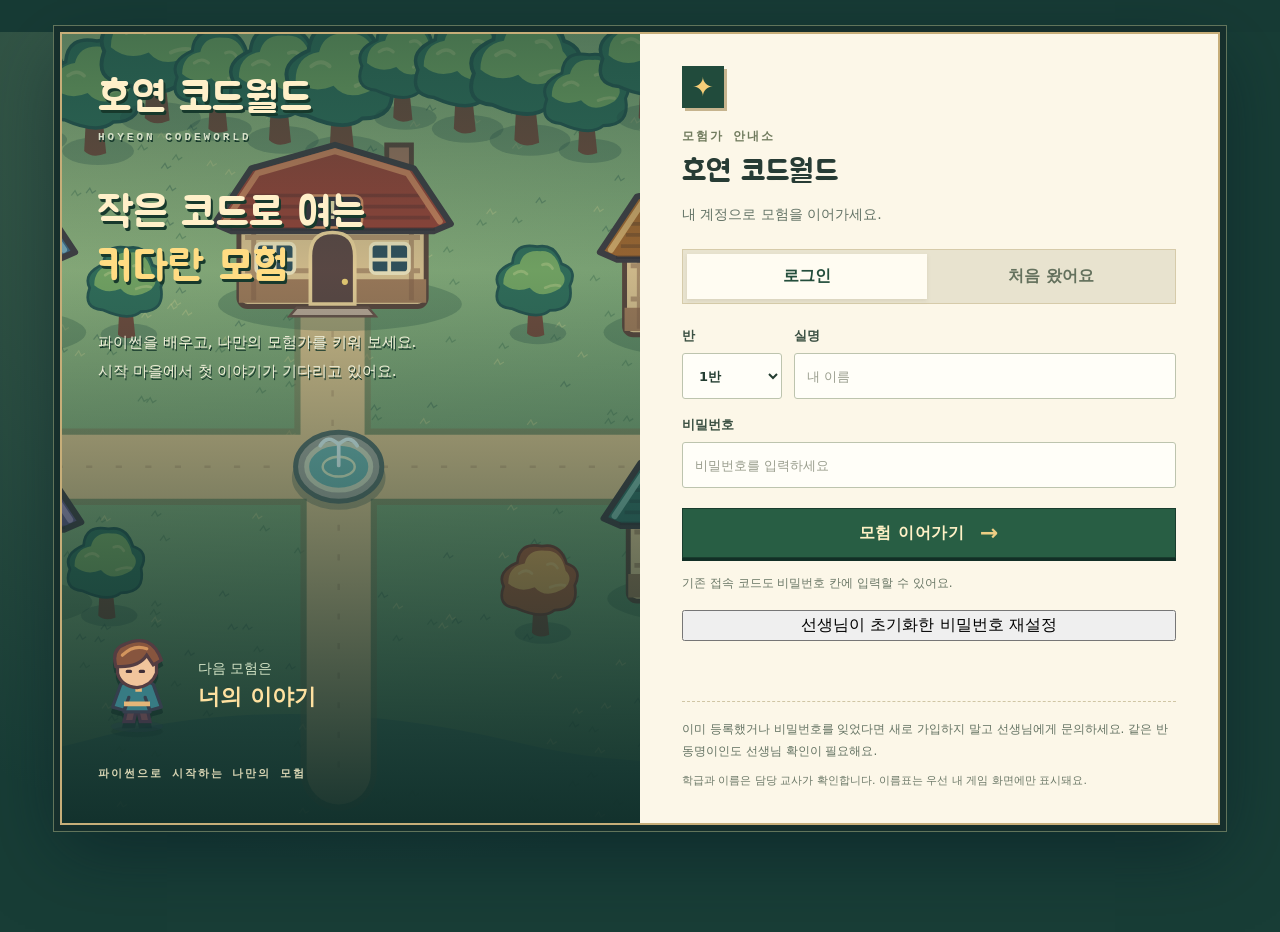
<file: index.html>
<!doctype html>
<html lang="ko">
  <head>
    <meta charset="UTF-8" />
    <meta name="viewport" content="width=device-width, initial-scale=1.0" />
    <meta name="theme-color" content="#142b2a" />
    <title>호연 코드월드</title>
    <script type="module" crossorigin src="./assets/game-C89p0TdI.js"></script>
    <link rel="modulepreload" crossorigin href="./assets/balance-COU0panM.js">
    <link rel="modulepreload" crossorigin href="./assets/private-lesson-ChPhFXVD.js">
    <link rel="modulepreload" crossorigin href="./assets/ranking-menu-B8UmXpiY.js">
    <link rel="stylesheet" crossorigin href="./assets/game-G5mkABkm.css">
  </head>
  <body>
    <main class="shell">
      <header class="masthead">
        <div><span class="eyebrow">호연 모험가 길드</span><h1>호연 코드월드</h1></div>
        <div class="location"><span id="region-title">시작 마을</span><span id="region-note"></span></div>
      </header>
      <section class="rpg-hud" aria-label="캐릭터 상태">
        <div><strong id="rpg-stats"></strong><span id="rpg-title"></span><span id="dash-status"></span></div>
        <div><button id="open-character" type="button">C · 캐릭터</button><button id="open-inventory" type="button">I · 인벤토리</button><button id="open-audio" type="button">효과음</button></div>
      </section>
      <section class="stage" aria-label="호연 코드월드 게임 화면">
        <div id="game" tabindex="-1"></div>
        <div id="landmarks" aria-hidden="true"></div>
        <button id="interaction" type="button" hidden></button>
        <section id="intro" class="intro">
          <div class="intro-card">
            <span class="eyebrow">모험 일지 · 첫 번째 장</span>
            <h2>시작 마을에<br />오신 것을 환영해요.</h2>
            <p>마을을 걸으며 모험가 퀘스트, 상점가, 탐험맵과 모험 기록을 찾아보세요.</p>
            <button id="start" type="button" disabled>마을에서 시작하기</button>
          </div>
        </section>
      </section>
      <footer class="controls">
        <span><kbd>W A S D</kbd> 또는 <kbd>방향키</kbd> 이동</span>
        <span><kbd>E</kbd> 상호작용</span>
        <span><kbd>Shift</kbd> 빠르게 걷기</span>
        <span><kbd>Z</kbd> 무기 휘두르기</span>
        <span><kbd>Esc</kbd> 창 닫기</span>
      </footer>
      <div class="touch" aria-label="터치 조작">
        <div class="joystick-group">
          <div class="joystick" data-joystick role="group" aria-label="이동 조이스틱 · 손가락을 끌어 이동">
            <span class="joystick-guide" aria-hidden="true">✦</span>
            <span class="joystick-thumb" aria-hidden="true"></span>
          </div>
          <span class="touch-hint">끌어서 이동</span>
        </div>
        <div class="touch-actions">
          <button data-move="run" type="button" aria-label="누르는 동안 빠르게 걷기 · 대시 해금 후 대시">빠르게</button>
          <button id="touch-interact" type="button" disabled>상호작용</button>
          <button id="touch-swing" type="button">휘두르기</button>
        </div>
      </div>
    </main>
    <dialog id="panel" aria-labelledby="panel-title">
      <header><h2 id="panel-title"></h2><button id="close-panel" type="button">마을 화면으로</button></header>
      <div id="panel-content"></div>
      <p id="learning-reward" role="status" hidden></p>
      <iframe id="lesson-frame" title="1차시 파이썬 학습" hidden></iframe>
    </dialog>
  </body>
</html>
</file>
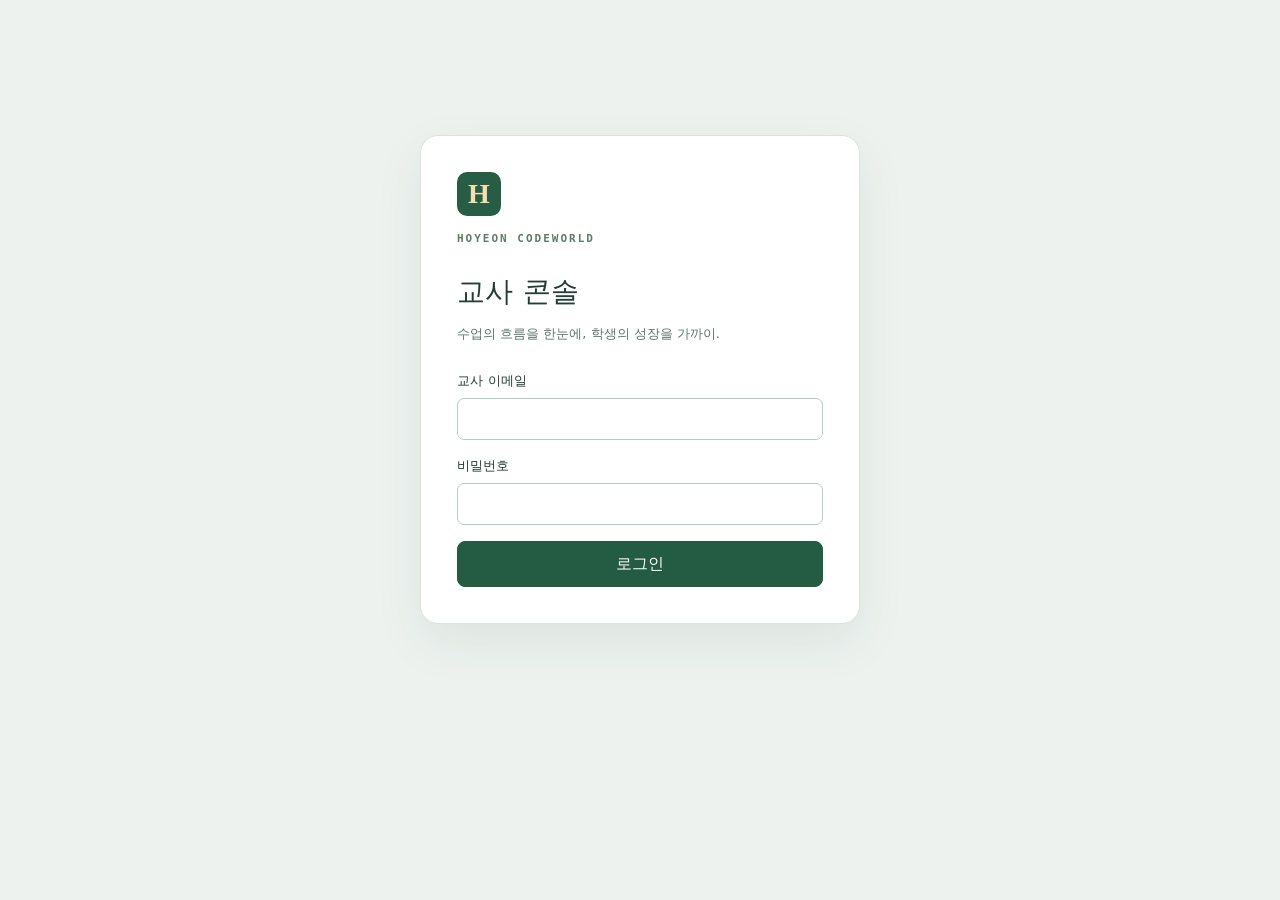
<file: admin/index.html>
<!doctype html>
<html lang="ko">
  <head>
    <meta charset="utf-8" />
    <meta name="viewport" content="width=device-width, initial-scale=1" />
    <title>호연 코드월드 · 교사 콘솔</title>
    <script type="module" crossorigin src="../assets/admin-CUMatEfi.js"></script>
    <link rel="modulepreload" crossorigin href="../assets/balance-COU0panM.js">
    <link rel="modulepreload" crossorigin href="../assets/credential-reset-V0i8-0Y3.js">
    <link rel="modulepreload" crossorigin href="../assets/ranking-menu-B8UmXpiY.js">
    <link rel="stylesheet" crossorigin href="../assets/admin-tdolPxvD.css">
  </head>
  <body>
    <main class="admin-root">
      <section id="login-card" class="login-card" aria-labelledby="login-title">
      <span class="brand-mark" aria-hidden="true">H</span><p class="eyebrow">HOYEON CODEWORLD</p>
      <h1 id="login-title">교사 콘솔</h1><p class="muted">수업의 흐름을 한눈에, 학생의 성장을 가까이.</p>
      <form id="teacher-login">
        <label>교사 이메일 <input name="email" type="email" autocomplete="username" required /></label>
        <label>비밀번호 <input name="password" type="password" autocomplete="current-password" required /></label>
        <button type="submit">로그인</button>
      </form>
      <p id="status" role="status" aria-live="polite"></p>
      </section>
      <section id="roster" hidden aria-labelledby="roster-title">
        <aside class="sidebar"><div class="sidebar-brand">호연 코드월드<small>TEACHER CONSOLE</small></div>
          <nav aria-label="교사 메뉴">
            <button type="button" data-section="overview" aria-current="page">수업 대시보드</button>
            <button type="button" data-section="students-panel">학생 관리</button>
            <button type="button" data-section="progress-panel">학습 진도</button>
            <button type="button" data-section="submissions-panel">제출 코드</button>
            <button type="button" data-section="actions-panel">차시 · 보상</button>
            <button type="button" data-section="tickets-panel">뽑기권</button>
            <button type="button" data-section="rankings-panel">학급 · 전체 랭킹</button>
          </nav><p class="sidebar-note">1학년 1~12반 전체 관리</p><button id="sign-out" type="button">로그아웃</button>
        </aside>
        <div class="workspace">
        <header class="toolbar"><div><p class="eyebrow">CLASSROOM</p><h2 id="roster-title">수업 대시보드</h2></div>
          <label>학급<select id="class-filter"><option value="">전체 1~12반</option></select></label>
          <label class="search-field">학생 검색<input id="student-search" type="search" placeholder="이름 또는 출석번호" autocomplete="off" /></label>
          <button type="button" id="refresh-dashboard">새로고침</button>
        </header>
        <p id="dashboard-status" class="notice" role="status" aria-live="polite"></p>
        <section id="overview" class="page-panel"><h3>학습 현황 요약</h3><p class="muted">저장된 학습·제출 기록 기준입니다. 접속 상태와 현재 작성 중인 코드는 아직 수집되지 않습니다.</p><div id="dashboard-metrics" class="metric-grid"></div><div id="class-summary" class="table-wrap"></div></section>
        <section id="students-panel" class="page-panel" hidden><div class="section-heading"><h3>학생 관리</h3><span id="student-count" class="muted"></span></div><div class="table-wrap"><table><thead><tr><th>학급</th><th>번호</th><th>이름</th><th>계정</th><th>레벨</th><th>XP</th><th>G</th><th>SP</th><th>완료 차시</th><th>상세</th></tr></thead><tbody id="students"></tbody></table></div></section>
        <section id="progress-panel" class="page-panel" hidden>
        <h3>학생별 학습 현황</h3>
        <p id="progress-status" role="status"></p>
        <p id="lesson-summary"></p>
        <ul id="learning-progress"></ul>
        <button id="export-progress" type="button" disabled>학급 현황 CSV 내보내기</button>
        </section><section id="submissions-panel" class="page-panel" hidden><h3>Python 제출 내역</h3><p class="muted">아래 코드는 서버에 제출된 코드입니다. 현재 자동 저장 초안·실행 오류 기록과 다릅니다.</p>
        <label>학생 <select id="submission-student" disabled><option value="">학생 선택</option></select></label>
        <p id="review-status" role="status"></p>
        <div id="submission-history"></div>
        </section><section id="actions-panel" class="page-panel" hidden><h3>차시 공개·잠금</h3>
        <form id="lesson-access">
          <label>학급 <select name="classId" required></select></label>
          <label>차시 <select name="lesson" required></select></label>
          <label>변경 <select name="state"><option value="open">공개</option><option value="closed">잠금</option></select></label>
          <button>적용</button>
        </form>
        <div id="weekly-operations"></div><h3>학생 G·SP 지급</h3>
        <form id="resource-grant">
          <fieldset>
            <label>지급 학급 <select name="grantClass" required></select></label>
            <label>학생 <select name="student" multiple size="6" required></select></label>
            <button type="button" id="select-class">이 학급의 활성 학생 모두 선택</button>
            <label>G <input name="gold" type="number" min="0" step="1" value="0" required /></label>
            <label>SP <input name="sp" type="number" min="0" step="1" value="0" required /></label>
            <label>사유 <input name="reason" maxlength="200" required /></label>
          </fieldset>
          <button>지급</button>
        </form>
        <p id="action-status" role="status"></p><div id="teacher-activity"></div>
        </section><section id="tickets-panel" class="page-panel" hidden><h3>뽑기권 구매 기록</h3>
        <button id="refresh-tickets" type="button">구매 기록 새로고침</button>
        <p id="ticket-status" role="status"></p>
        <ul id="ticket-history"></ul>
        </section><section id="rankings-panel" class="page-panel" hidden><h3>학급 · 전체 랭킹</h3><p>상단 학급 필터로 전체 또는 해당 반 순위를 조회합니다.</p><div id="teacher-rankings"></div></section></div>
      </section>
    </main>
    <dialog id="student-detail" aria-labelledby="detail-title"><header class="section-heading"><h2 id="detail-title">학생 상세</h2><button type="button" id="close-detail">닫기</button></header><div id="detail-content"></div></dialog>
  </body>
</html>
</file>
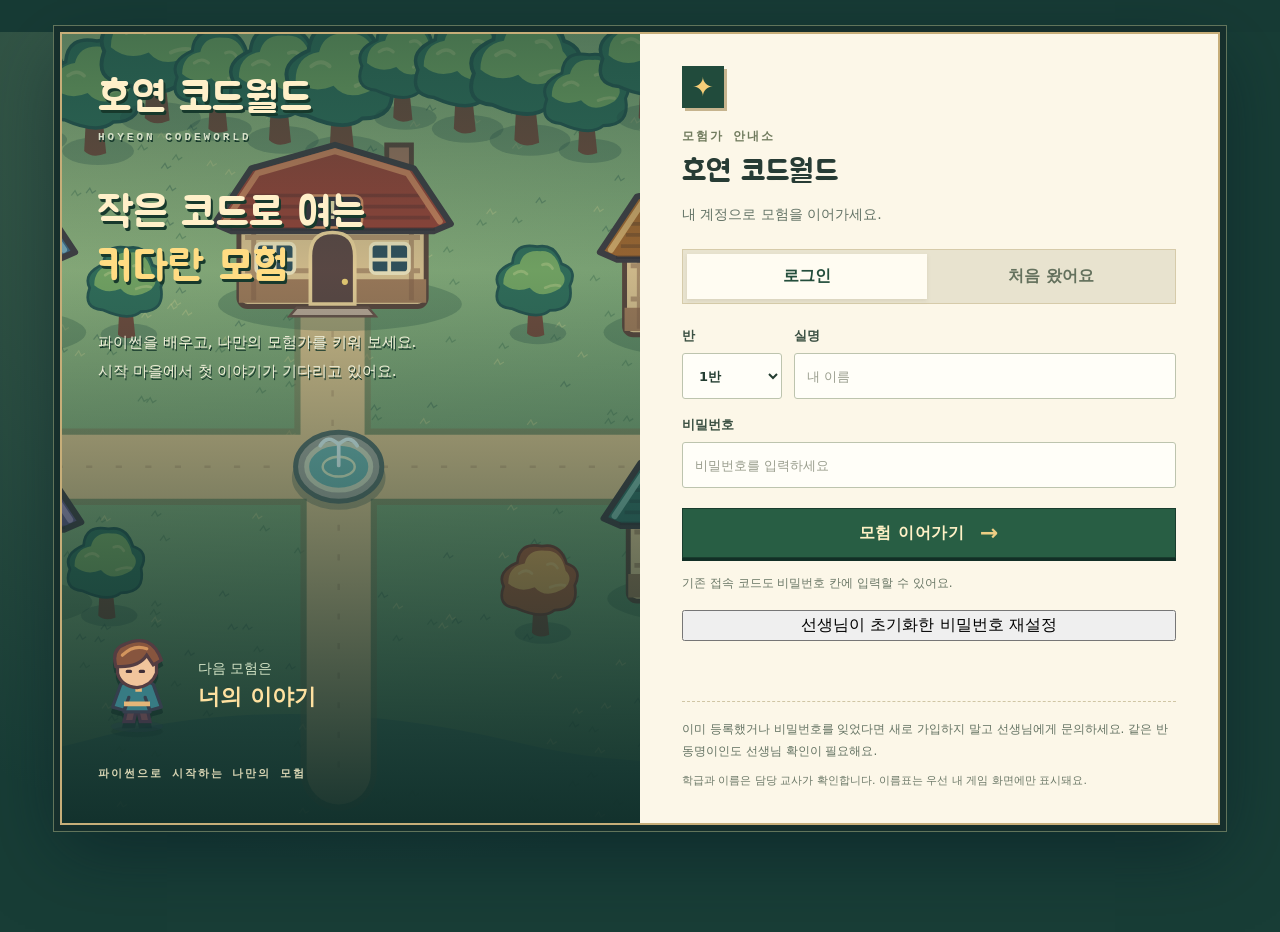
<file: classroom/index.html>
<!doctype html>
<html lang="ko">
<head>
  <meta charset="utf-8" />
  <meta name="viewport" content="width=device-width, initial-scale=1" />
  <meta name="theme-color" content="#193b36" />
  <title>호연 코드월드 · 모험 시작</title>
  <script type="module" crossorigin src="../assets/classroom-BNKi-XLB.js"></script>
  <link rel="modulepreload" crossorigin href="../assets/balance-COU0panM.js">
  <link rel="modulepreload" crossorigin href="../assets/credential-reset-V0i8-0Y3.js">
  <link rel="modulepreload" crossorigin href="../assets/private-lesson-ChPhFXVD.js">
  <link rel="stylesheet" crossorigin href="../assets/classroom-DHk5n96j.css">
</head>
<body>
  <main id="auth-screen" class="start-screen">
    <section class="entry-world" aria-labelledby="world-title">
      <div class="world-art" id="entry-art" aria-hidden="true"></div>
      <div class="world-shade"></div>
      <div class="world-copy">
        <div class="world-brand"><h1 id="world-title">호연 코드월드</h1><p>HOYEON CODEWORLD</p></div>
        <h2 class="world-slogan">작은 코드로 여는<br /><em>커다란 모험</em></h2>
        <p>파이썬을 배우고, 나만의 모험가를 키워 보세요.<br />시작 마을에서 첫 이야기가 기다리고 있어요.</p>
        <div class="adventurer"><img id="entry-character" alt="" /><span>다음 모험은<br /><strong>너의 이야기</strong></span></div>
        <span class="world-note">파이썬으로 시작하는 나만의 모험</span>
      </div>
    </section>
    <section class="entry-card" aria-labelledby="entry-title">
      <div class="guild-seal" aria-hidden="true">✦</div>
      <p class="eyebrow">모험가 안내소</p>
      <h2 id="entry-title">호연 코드월드</h2>
      <p class="account-intro">내 계정으로 모험을 이어가세요.</p>
      <nav id="account-tabs" aria-label="학생 계정">
        <button id="show-login" type="button" aria-pressed="true">로그인</button>
        <button id="show-register" type="button" aria-pressed="false">처음 왔어요</button>
      </nav>
      <div class="account-forms">
      <form id="student-login">
        <div class="identity-fields">
          <label>반 <select name="classId" required aria-label="로그인 학급"></select></label>
          <label>실명 <input name="realName" maxlength="80" autocomplete="off" placeholder="내 이름" required /></label>
        </div>
        <label>비밀번호 <input name="code" type="password" autocomplete="current-password" maxlength="128" placeholder="비밀번호를 입력하세요" required /></label>
        <button class="primary-action" type="submit">모험 이어가기 <span aria-hidden="true">→</span></button>
        <p class="muted">기존 접속 코드도 비밀번호 칸에 입력할 수 있어요.</p>
        <button id="show-credential-reset" type="button">선생님이 초기화한 비밀번호 재설정</button>
      </form>
      <form id="student-register" hidden inert>
        <div class="identity-fields">
          <label>반 <select name="classId" required aria-label="회원가입 학급"></select></label>
          <label>실명 <input name="realName" maxlength="80" autocomplete="off" placeholder="내 이름" required /></label>
        </div>
        <label>비밀번호 <input name="password" type="password" autocomplete="new-password" minlength="8" maxlength="72" placeholder="영문·숫자 포함 8자 이상" aria-describedby="password-help" required /></label>
        <label>비밀번호 확인 <input name="passwordConfirm" type="password" autocomplete="new-password" minlength="8" maxlength="72" placeholder="비밀번호를 한 번 더 입력하세요" required /></label>
        <p id="password-help" class="muted">영문·숫자를 포함해 8자 이상, 최대 72바이트로 설정하세요.</p>
        <button class="primary-action" type="submit">등록하고 모험 시작 <span aria-hidden="true">→</span></button>
        <p id="registration-status" role="status" aria-live="polite"></p>
      </form>
      </div>
      <p id="status" role="status" aria-live="polite"></p>
      <div class="entry-help">이미 등록했거나 비밀번호를 잊었다면 새로 가입하지 말고 선생님에게 문의하세요. 같은 반 동명이인도 선생님 확인이 필요해요.</div>
      <p class="privacy-note">학급과 이름은 담당 교사가 확인합니다. 이름표는 우선 내 게임 화면에만 표시돼요.</p>
    </section>
  </main>
  <dialog id="credential-reset" aria-labelledby="reset-title"><h2 id="reset-title">새 비밀번호 설정</h2><form>
    <label>반 <select name="classId" required></select></label><label>실명 <input name="realName" maxlength="80" required autocomplete="off" /></label>
    <label>선생님 확인 코드 <input name="recoveryCode" required maxlength="16" autocomplete="off" /></label>
    <label>새 비밀번호 <input name="password" type="password" minlength="8" maxlength="72" required autocomplete="new-password" placeholder="영문·숫자 포함 8자 이상" /></label>
    <label>새 비밀번호 확인 <input name="passwordConfirm" type="password" minlength="8" maxlength="72" required autocomplete="new-password" /></label>
    <button type="submit">설정하고 로그인</button><button type="button" data-close>돌아가기</button></form><p role="status"></p></dialog>
  <iframe id="classroom-game" title="호연 코드월드 수업 게임" hidden></iframe>
  <button id="sign-out" class="session-exit" type="button" hidden>나가기</button>
  <div id="study-data" hidden>
      <section id="student-record" hidden aria-labelledby="record-title">
        <h2 id="record-title">내 학습 기록</h2>
        <p id="profile"></p>
        <ul id="lessons"></ul>
        <h3>Python 최종 임무 제출</h3>
        <form id="python-submission">
          <fieldset>
            <label>차시 <select name="lesson"></select></label>
            <p id="challenge-instruction"></p>
            <p id="challenge-example"></p>
            <label id="theme-choice">임무 <select name="theme"><option value="0">모험가 등록소</option><option value="1">마을 안내소</option><option value="2">마법 편지</option></select></label>
            <label>난이도 <select name="tier"><option value="1">새싹</option><option value="2">숙련</option><option value="3">전설</option></select></label>
            <label>Python 코드 <textarea name="source" rows="9" maxlength="16384" spellcheck="false" required></textarea></label>
          </fieldset>
          <button>제출</button>
        </form>
        <p id="submission-status" role="status"></p>
        <h3>최근 제출 결과</h3>
        <p id="records-status" role="status"></p>
        <ul id="submission-results"></ul>
      </section>
  </div>
</body>
</html>
</file>
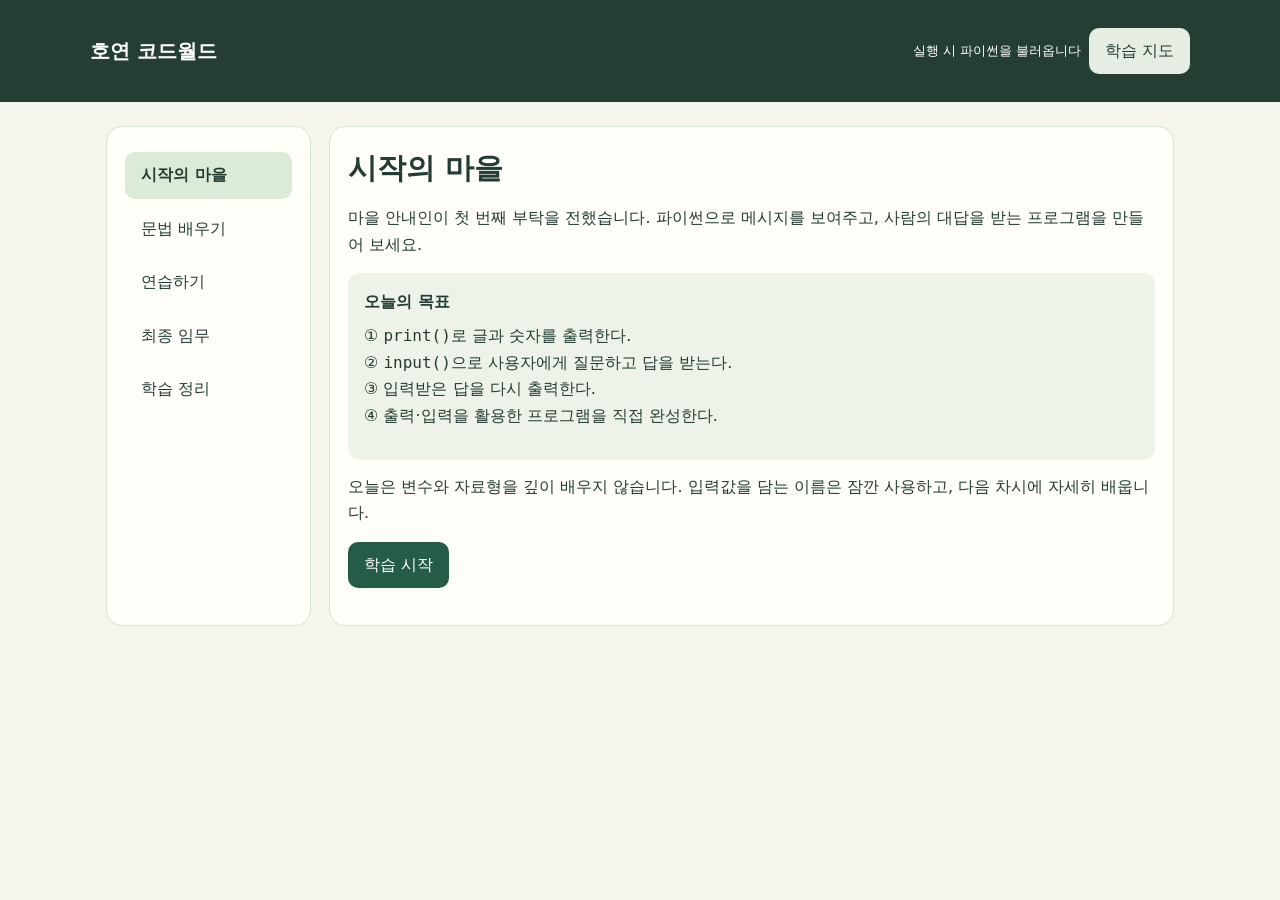
<file: lesson01/index.html>
<!doctype html><html lang="ko"><head><meta name="hoyeon-assignment" content="master-a41277897b6db07a38aefa6acff2605dd2b052f051574fbf491049d4aadc723c"><script>(()=>{if(new URLSearchParams(location.search).get('mode')!=='classroom')return;const values=new Map();const storage={getItem:k=>values.has(String(k))?values.get(String(k)):null,setItem:(k,v)=>values.set(String(k),String(v)),removeItem:k=>values.delete(String(k)),clear:()=>values.clear(),key:i=>[...values.keys()][i]??null,get length(){return values.size}};Object.defineProperty(window,'localStorage',{value:storage});})();</script><style data-hoyeon-font>body{font-family:system-ui,"Malgun Gothic",sans-serif;font-weight:400;letter-spacing:normal}h1,h2,h3{font-weight:700;letter-spacing:normal}button,input,select{font-family:inherit}textarea.editor,pre,code,.code,.output,.terminal{font-family:Consolas,"D2Coding",monospace}</style><meta charset="utf-8"><meta name="viewport" content="width=device-width,initial-scale=1"><title>호연 코드월드 — 시작의 마을</title><style>
:root{--ink:#233d35;--muted:#61746a;--line:#d8e2d5;--bg:#f5f5ed;--card:#fffef9;--green:#245c48}*{box-sizing:border-box}body{margin:0;background:var(--bg);color:var(--ink);font:16px/1.65 system-ui,'Malgun Gothic',sans-serif}button,input,textarea{font:inherit}button{cursor:pointer;border:0;border-radius:10px;padding:10px 16px;background:var(--green);color:white}button.secondary{background:#e6eee3;color:var(--ink)}button:disabled{opacity:.5}header{background:#243e34;color:#fff;padding:16px max(20px,calc((100vw - 1100px)/2));display:flex;justify-content:space-between;align-items:center;gap:12px}header strong{font-size:20px}.layout{max-width:1100px;margin:24px auto;padding:0 16px;display:grid;grid-template-columns:205px minmax(0,1fr);gap:18px}nav,.panel{background:var(--card);border:1px solid var(--line);border-radius:16px;padding:18px}nav button{display:block;width:100%;text-align:left;margin:7px 0;background:transparent;color:var(--ink)}nav button.active{background:#dcead8;font-weight:bold}.panel{display:none;min-height:500px}.panel.active{display:block}h1{font-size:29px;margin:0 0 12px}h2{font-size:23px;margin:0 0 10px}h3{font-size:18px;margin:20px 0 8px}p{margin:8px 0 15px}.muted{color:var(--muted)}.box{background:#edf3e9;border-radius:12px;padding:16px;margin:14px 0}.row{display:flex;gap:8px;align-items:center;flex-wrap:wrap;margin:12px 0}.tabs{display:flex;gap:8px;flex-wrap:wrap;margin:16px 0}.tabs button{background:#e8eee5;color:var(--ink)}.tabs button.sel{background:var(--green);color:#fff}.editor{width:100%;height:205px;border:1px solid #b7c9ba;border-radius:12px;padding:16px;background:#192a26;color:#efffea;font:15px/1.65 Consolas,monospace;resize:vertical;tab-size:4}.output{white-space:pre-wrap;min-height:60px;background:#f0f2ed;border-radius:10px;padding:13px;font:14px/1.6 Consolas,monospace;overflow-wrap:anywhere}.code{white-space:pre-wrap;background:#233d35;color:#f1ffed;padding:15px;border-radius:10px;font:14px/1.6 Consolas,monospace}.task{border-left:4px solid #80a48b;padding:8px 15px;background:#f0f5eb;border-radius:4px}.modal{position:fixed;inset:0;background:#132b24bb;display:none;align-items:center;justify-content:center;padding:18px;z-index:10}.modal.show{display:flex}.dialog{background:#fffef9;border-radius:16px;padding:24px;max-width:650px;width:100%;max-height:90vh;overflow:auto}.dialog input{width:100%;padding:12px;border:1px solid #aebeb0;border-radius:9px;margin:8px 0}.choice{border:1px solid var(--line);padding:12px;border-radius:10px;cursor:pointer;margin:8px 0}.choice.sel{border:2px solid #317457;background:#eff6ea}small{color:var(--muted)}@media(max-width:700px){.layout{grid-template-columns:1fr;margin:12px auto}nav{display:flex;overflow:auto;padding:8px}nav button{min-width:max-content}header{padding:12px}h1{font-size:24px}}
.terminal{background:#e9eee8;padding:16px;border-radius:12px;white-space:pre-wrap;font:15px/1.75 Consolas,monospace;min-height:56px}.terminal .typed{color:#176b9b;font-weight:700}.terminal .prompt{color:#34574a}.status{padding:10px 14px;background:#edf5e8;border-radius:10px;margin:10px 0}.highlight{color:#0d6a8a;font-weight:800;background:#e4f4fa;border-radius:4px;padding:0 3px}.example{background:#f2f5ed;border:1px solid #d6e2d3;border-radius:12px;padding:14px;margin:15px 0}.example h3{margin:0 0 8px}.note{color:#586f63;font-size:14px}.target{background:#eaf2ea;border-radius:12px;padding:14px;margin:12px 0}.target h3{margin-top:0}.terminal .typed:after{content:"  ← 입력한 값";font:11px system-ui;color:#668396}#missionOutput,#learnOutput,#practiceOutput{min-height:72px}textarea.editor{height:215px}.error{color:#9a3028;font-weight:600}.choice.sel{background:#e7f2e7} .chip{display:inline-block;background:#e4eee1;padding:2px 9px;border-radius:7px;margin:3px;font-size:13px}@media(max-width:700px){.terminal{font-size:13px}} </style></head><body>
<header><strong>호연 코드월드</strong><div class="row"><span id="runtime" style="font-size:13px">파이썬 실행 준비</span><button class="secondary" onclick="openGuide()">학습 지도</button></div></header>
<div class="layout"><nav id="nav"><button data-page="home" class="active">시작의 마을</button><button data-page="learn">문법 배우기</button><button data-page="practice">연습하기</button><button data-page="mission">최종 임무</button><button data-page="review">학습 정리</button></nav><main>
<section id="home" class="panel active"><h1>시작의 마을</h1><p>마을 안내인이 첫 번째 부탁을 전했습니다. 파이썬으로 메시지를 보여주고, 사람의 대답을 받는 프로그램을 만들어 보세요.</p><div class="box"><b>오늘의 목표</b><p>① <code>print()</code>로 글과 숫자를 출력한다.<br>② <code>input()</code>으로 사용자에게 질문하고 답을 받는다.<br>③ 입력받은 답을 다시 출력한다.<br>④ 출력·입력을 활용한 프로그램을 직접 완성한다.</p></div><p>오늘은 변수와 자료형을 깊이 배우지 않습니다. 입력값을 담는 이름은 잠깐 사용하고, 다음 차시에 자세히 배웁니다.</p><button onclick="go('learn')">학습 시작</button></section>
<section id="learn" class="panel"><h2>문법 배우기</h2><div id="lessonTabs" class="tabs"></div><div id="lessonText"></div><h3>직접 실행해 보기</h3><textarea id="learnCode" class="editor" spellcheck="false"></textarea><div class="row"><button onclick="runArea('learn')">실행</button><button class="secondary" onclick="resetArea('learn')">예제 되돌리기</button></div><h3>출력 화면</h3><div id="learnOutput" class="output">실행 결과가 여기에 표시됩니다.</div></section>
<section id="practice" class="panel"><h2>단계별 연습</h2><p class="muted">결과를 예상하고, 빈칸을 채우고, 오류를 수정한 다음 직접 작성해 보세요.</p><div id="practiceTabs" class="tabs"></div><div id="practiceText" class="task"></div><textarea id="practiceCode" class="editor" spellcheck="false"></textarea><div class="row"><button onclick="runArea('practice')">실행하고 확인</button><button class="secondary" onclick="showHint('practice')">도움말</button><button class="secondary" onclick="resetArea('practice')">다시 시작</button></div><div id="practiceFeedback" class="box" style="display:none"></div><div id="practiceHint" class="box" style="display:none"></div><h3>출력 화면</h3><div id="practiceOutput" class="output">실행 결과가 여기에 표시됩니다.</div></section>
<section id="mission" class="panel"><h2>최종 임무</h2><p>세 가지 모험 중 하나를 고르고, 난이도에 맞춰 입력·출력 프로그램을 완성하세요.</p><div id="missionChoices"></div><div id="targetExample"></div><h3>난이도</h3><div id="difficultyTabs" class="tabs"></div><div id="missionText" class="task"></div><h3>코드 작성</h3><textarea id="missionCode" class="editor" spellcheck="false"></textarea><div class="row"><button onclick="runArea('mission')">실행</button><button onclick="checkMission()">자동 검사</button><button class="secondary" onclick="showHint('mission')">도움말</button><button class="secondary" onclick="resetArea('mission')">다시 시작</button></div><div id="missionFeedback" class="box" style="display:none"></div><div id="missionHint" class="box" style="display:none"></div><h3>출력 화면</h3><div id="missionOutput" class="output">직접 실행한 뒤 자동 검사를 진행하세요.</div><div class="row"><button id="submit" disabled onclick="submitMission()">최종 제출</button><span id="submitStatus"></span></div></section>
<section id="review" class="panel"><h2>학습 정리</h2><div id="reviewText"></div><div class="box"><b>핵심 표현</b><div class="code">print("안녕하세요!")&#10;name = input("이름을 입력하세요: ")&#10;print("반가워요,", name)</div></div><p>오늘은 출력과 입력을 배웠습니다. 다음 차시에는 입력한 내용을 저장하는 변수와 자료형을 배웁니다.</p><button onclick="go('mission')">최종 임무로 돌아가기</button></section>
</main></div>
<div id="inputModal" class="modal" role="dialog" aria-modal="true"><div class="dialog"><h2>프로그램 입력</h2><p id="inputDescription">프로그램이 입력을 기다리고 있습니다.</p><label id="inputLabel" for="inputValue">입력값</label><input id="inputValue" autocomplete="off"><div class="row"><button id="inputConfirm">입력하고 계속</button><button class="secondary" id="inputCancel">실행 취소</button></div><small>입력값은 실행 중인 프로그램에 전달됩니다.</small></div></div>
<div id="guideModal" class="modal" role="dialog" aria-modal="true"><div class="dialog"><div class="row" style="justify-content:space-between"><h2>오늘의 학습 지도</h2><button class="secondary" onclick="closeGuide()">닫기</button></div><div id="guideText"></div></div></div>
<script>
const $=id=>document.getElementById(id);
const lessons=[
{title:'출력하기',desc:'<span class="highlight">print()</span>는 화면에 내용을 보여주는 명령입니다.<br><b>문자</b>는 <span class="highlight">큰따옴표(" ") 또는 작은따옴표(&#39; &#39;)</span>로 감싸고, <b>숫자</b>는 따옴표 없이 출력해요.',code:'print("안녕하세요!")\nprint(100)',tip:'글을 따옴표로 감싸지 않으면 이름으로 인식해 오류가 날 수 있어요.'},
{title:'여러 값 출력하기',desc:'쉼표 <span class="highlight">,</span>로 구분하면 여러 값을 출력하며 <b>공백</b>이 생겨요.<br>문자열 사이에 <span class="highlight">+</span>를 쓰면 <b>공백 없이 연결</b>돼요.',code:'print("안녕", "친구")\nprint("안녕" + "친구")\nprint("레벨:", 3)',tip:'문자열과 숫자를 +로 바로 연결하면 오류가 나요. 이번 시간에는 문자끼리만 +로 연결해요.'},
{title:'입력받기',desc:'<span class="highlight">input()</span>은 질문을 보여주고 답을 받는 명령이에요. 입력한 내용을 나중에 사용하려면 이름에 잠깐 담아 둡니다.',code:'name = input("이름: ")\nprint("안녕,", name)',tip:'name은 입력한 답을 기억하는 이름이에요. 변수는 다음 시간에 자세히 배워요.'},
{title:'입력값 활용하기',desc:'<span class="highlight">input()</span>으로 받은 값을 <span class="highlight">print()</span>에서 사용할 수 있어요. 질문을 두 번 하면 서로 다른 답을 받을 수도 있죠.',code:'name = input("이름: ")\njob = input("직업: ")\nprint(name + "님, 환영합니다!")\nprint("직업:", job)',tip:'입력창에 답을 입력하면 출력 화면에서 질문·입력값·출력 결과를 구분해 볼 수 있어요.'}
];
const practices=[
{title:'출력 확인하기',desc:'예제를 실행하여 <b>문자</b>와 <b>숫자</b>가 어떻게 출력되는지 살펴보세요.',code:'print("시작의 마을")\nprint(100)',tests:[{inputs:[],output:'시작의 마을\n100'}],hint:['문자는 따옴표로 감싸고 숫자는 따옴표 없이 쓸 수 있어요.'],observe:true},
{title:'쉼표와 더하기 비교',desc:'예제를 실행하여 <b>쉼표(,)</b>와 <b>더하기(+)</b>의 공백 차이를 살펴보세요.',code:'print("안녕", "친구")\nprint("안녕" + "친구")',tests:[{inputs:[],output:'안녕 친구\n안녕친구'}],hint:['쉼표는 공백을 넣지만 문자열 +는 공백 없이 이어 붙여요.'],observe:true},
{title:'따옴표 오류 찾기',desc:'코드에서 <b>따옴표 오류</b>를 수정해 「마을에 도착했습니다!」를 출력하세요.',code:'print("마을에 도착했습니다!)',tests:[{inputs:[],output:'마을에 도착했습니다!'}],hint:['글의 시작과 끝에 같은 종류의 따옴표가 필요해요.']},
{title:'출력 코드 완성하기',desc:'「안녕하세요, 모험가님!」이 정확하게 출력되도록 빈칸을 채워 보세요.',code:'print(           )',tests:[{inputs:[],output:'안녕하세요, 모험가님!'}],hint:['print() 안에 출력할 문장을 따옴표로 감싸서 넣어 보세요.']},
{title:'이름 오류 수정하기',desc:'입력한 이름으로 「반가워요, 하늘」처럼 출력되도록 <b>잘못된 이름</b>을 수정하세요.',code:'name = input("이름: ")\nprint("반가워요,", nmae)',tests:[{inputs:['하늘'],output:'반가워요, 하늘'},{inputs:['바다'],output:'반가워요, 바다'}],hint:['입력받은 값을 저장한 이름과 출력할 때 사용한 이름의 철자를 비교해 보세요.']},
{title:'입력 코드 완성하기',desc:'이름을 입력받아 「하늘님, 환영합니다!」처럼 출력하도록 코드를 완성하세요.',code:'name = input("이름: ")\n# 아래에 출력 코드를 작성하세요',tests:[{inputs:['하늘'],output:'하늘님, 환영합니다!'},{inputs:['바다'],output:'바다님, 환영합니다!'}],hint:['문자열 +를 사용하면 이름 뒤에 "님, 환영합니다!"를 붙일 수 있어요.']},
{title:'직접 작성 ①',desc:'처음부터 작성해 보세요. <b>이름을 입력</b>받아 「안녕, 하늘」처럼 출력하는 프로그램을 만드세요.',code:'',tests:[{inputs:['하늘'],output:'안녕, 하늘'},{inputs:['바다'],output:'안녕, 바다'}],hint:['먼저 name = input("이름: ")으로 입력받고 print()를 작성해 보세요.']},
{title:'직접 작성 ②',desc:'처음부터 작성해 보세요. <b>이름과 좋아하는 동물</b>을 입력받아 「하늘 / 고양이」처럼 출력하는 프로그램을 만드세요.',code:'',tests:[{inputs:['하늘','고양이'],output:'하늘 / 고양이'},{inputs:['바다','토끼'],output:'바다 / 토끼'}],hint:['input()을 두 번 쓰고, print(name, "/", animal)과 같은 형태를 생각해 보세요.']}
];
const missionThemes=[
 {title:'모험가 등록소',story:'마을에 도착한 모험가의 정보를 등록증에 적어 주세요.',fields:[['이름','모험가 이름: '],['직업','희망 직업: '],['출신','출신 마을: '],['무기','좋아하는 무기: '],['목표','모험 목표: ']],vars:['이름','직업','출신','무기','목표'],samples:[['하늘','마법사','호연 마을','지팡이','마왕 물리치기'],['바다','궁수','푸른 숲','활','보물 찾기']],heading:'=== 모험가 등록증 ===',footer:'등록이 완료되었습니다!'},
 {title:'마을 안내소',story:'마을을 방문한 여행자의 정보를 안내문으로 정리해 주세요.',fields:[['이름','방문자 이름: '],['목적지','가고 싶은 곳: '],['이동 수단','이동 수단: '],['동행인','함께 가는 사람: '],['방문 이유','방문 이유: ']],vars:['이름','목적지','이동수단','동행인','방문이유'],samples:[['하늘','마법 상점','마차','가온','마법 도구 구입'],['바다','도서관','도보','나래','책 읽기']],heading:'=== 마을 안내 ===',footer:'즐거운 여행 되세요!'},
 {title:'마법 편지',story:'마법 우편으로 보낼 편지 내용을 정리해 주세요.',fields:[['보내는 사람','보내는 사람: '],['받는 사람','받는 사람: '],['전할 말','전할 말: '],['보내는 장소','보내는 장소: '],['전달 방법','전달 방법: ']],vars:['보내는사람','받는사람','전할말','보내는장소','전달방법'],samples:[['가온','하늘','힘내!','호연 마을','전서구'],['나래','바다','반가워!','푸른 숲','마법 우편']],heading:'=== 마법 편지 ===',footer:'편지가 완성되었습니다!'}
];
const levels=[
 {label:'새싹',n:2,lines:3,description:'입력 코드와 제목은 이미 있어요. 입력한 내용을 출력하는 두 줄만 완성해요.'},
 {label:'숙련',n:3,lines:5,description:'입력 한 줄을 추가하고, 입력받은 정보와 마무리 문장을 출력해요.'},
 {label:'전설',n:4,lines:6,description:'입력 네 가지를 활용해 제목부터 마무리까지 직접 완성해요.'}
];
function expected(theme,level,values){
 const rows=[theme.heading];
 for(let i=0;i<levels[level].n;i++)rows.push(theme.fields[i][0]+': '+values[i]);
 if(level>=1)rows.push(theme.footer);
 return rows.join('\n');
}
function makeMission(theme,level){
 const n=levels[level].n, v=theme.vars, f=theme.fields;
 const inputLine=i=>`${v[i]} = input("${f[i][1]}")`;
 let code='';
 if(level===0){
  code=[inputLine(0),inputLine(1),'',`print("${theme.heading}")`,
   `# ① ${f[0][0]} 항목을 출력하세요.`,
   `# ② ${f[1][0]} 항목을 출력하세요.`].join('\n');
 }else if(level===1){
  code=[inputLine(0),inputLine(1),
   `# ① ${f[2][0]} 항목을 입력받아 ${v[2]}에 저장하세요.`,'',
   `print("${theme.heading}")`,
   `# ② ${f[0][0]}, ${f[1][0]}, ${f[2][0]} 항목을 각각 한 줄씩 출력하세요.`,
   `# ③ 마지막에 "${theme.footer}"를 출력하세요.`].join('\n');
 }else{
  code=[inputLine(0),
   `# ① ${f[1][0]}, ${f[2][0]}, ${f[3][0]} 항목을 차례로 입력받으세요.`,'',
   `# ② 제목 "${theme.heading}"를 출력하세요.`,
   `# ③ ${f.slice(0,4).map(x=>x[0]).join(', ')} 항목을 각각 한 줄씩 출력하세요.`,
   `# ④ 마지막에 "${theme.footer}"를 출력하세요.`].join('\n');
 }
 return {tests:theme.samples.map(sample=>({inputs:sample.slice(0,n),output:expected(theme,level,sample)})),code};
}
const escapeHtml=s=>String(s).replace(/[&<>"']/g,c=>({'&':'&amp;','<':'&lt;','>':'&gt;',"\"":'&quot;',"'":'&#39;'}[c]));
let li=0,pi=0,mi=0,diff=0,hintCount={practice:0,mission:0},passed=false,busy=false;
let saved={};try{saved=JSON.parse(localStorage.getItem('hoyeon_l1_v3_drafts')||'{}')}catch{}
function save(){try{localStorage.setItem('hoyeon_l1_v3_drafts',JSON.stringify(saved))}catch{}}
function go(page){document.querySelectorAll('.panel').forEach(x=>x.classList.toggle('active',x.id===page));document.querySelectorAll('nav button').forEach(x=>x.classList.toggle('active',x.dataset.page===page));if(page==='review')renderReview();window.scrollTo(0,0)}
document.querySelectorAll('nav button').forEach(x=>x.onclick=()=>go(x.dataset.page));
function renderLesson(){$('lessonTabs').innerHTML=lessons.map((l,i)=>`<button class="${i===li?'sel':''}" onclick="li=${i};renderLesson()">${i+1}. ${l.title}</button>`).join('');let l=lessons[li];$('lessonText').innerHTML=`<p>${l.desc}</p><div class="box"><b>기억하세요</b><p>${l.tip}</p></div>`;$('learnCode').value=saved['l'+li]??l.code;clearOutput('learn')}
function renderPractice(){$('practiceTabs').innerHTML=practices.map((p,i)=>`<button class="${i===pi?'sel':''}" onclick="pi=${i};renderPractice()">${i+1}번${localStorage.getItem('hoyeon_l1_p'+i)==='1'?' ✓':''}</button>`).join('');let p=practices[pi];$('practiceText').innerHTML=`<b>${p.title}</b><p>${p.desc}</p>`;$('practiceCode').value=saved['p'+pi]??p.code;clearOutput('practice');$('practiceHint').style.display='none';$('practiceFeedback').style.display='none';hintCount.practice=0}
function renderMission(){
 const t=missionThemes[mi],lv=levels[diff],m=makeMission(t,diff);
 $('missionChoices').innerHTML=missionThemes.map((theme,i)=>`<div class="choice ${mi===i?'sel':''}" onclick="mi=${i};passed=false;renderMission()"><b>${theme.title}</b><br><small>${theme.story}</small></div>`).join('');
 $('difficultyTabs').innerHTML=levels.map((x,i)=>`<button class="${diff===i?'sel':''}" onclick="diff=${i};passed=false;renderMission()">${x.label}</button>`).join('');
 const labels=t.fields.slice(0,lv.n).map(f=>`<b>${escapeHtml(f[0])}</b>`).join(', ');
 let steps='';
 if(diff===0){
  steps=`<ol><li>준비된 입력 코드 두 줄을 확인하세요. 직접 다시 작성하지 않아도 돼요.</li><li>제목 아래에 <b>print() 두 줄</b>을 작성해 ${labels} 항목을 출력하세요.</li><li>제목은 이미 출력되므로 다시 작성하지 마세요.</li></ol>`;
 }else if(diff===1){
  steps=`<ol><li>준비된 입력 코드 두 줄 아래에 <b>${escapeHtml(t.fields[2][0])}</b> 항목을 입력받는 코드 한 줄을 추가하세요.</li><li>이미 작성된 제목 아래에 ${labels} 항목을 <b>각각 한 줄씩</b> 출력하세요.</li><li>맨 마지막에 <b>${escapeHtml(t.footer)}</b>를 출력하세요.</li></ol>`;
 }else{
  steps=`<ol><li>첫 번째 입력 코드는 제공되어 있어요. 나머지 <b>3가지 정보</b>를 차례대로 입력받으세요.</li><li><b>${escapeHtml(t.heading)}</b>이라는 제목을 출력하세요.</li><li>${labels} 항목을 <b>각각 한 줄씩</b> 출력하세요.</li><li>마지막에 <b>${escapeHtml(t.footer)}</b>를 출력하세요. 불필요한 구분선은 넣지 않아도 돼요.</li></ol>`;
 }
 $('missionText').innerHTML=`<b>${t.title} · ${lv.label}</b><p>${t.story}</p><p><b>이번 임무:</b> 입력 ${lv.n}개 · 출력 ${lv.lines}줄</p><p>${lv.description}</p>${steps}<p class="note">아래 목표 출력의 <b>항목명과 콜론(:), 순서</b>를 그대로 맞춰 주세요. 입력값은 달라도 됩니다.</p>`;
 const ex=m.tests[0];
 const inputRows=t.fields.slice(0,lv.n).map((f,i)=>`<div><span class="prompt">${escapeHtml(f[1])}</span><span class="typed">${escapeHtml(ex.inputs[i])}</span></div>`).join('');
 const outputRows=ex.output.split('\n').map(line=>{
  const pos=line.indexOf(': ');
  return pos>=0?`<div><b>${escapeHtml(line.slice(0,pos+1))}</b> ${escapeHtml(line.slice(pos+2))}</div>`:`<div>${escapeHtml(line)}</div>`;
 }).join('');
 $('targetExample').innerHTML=`<div class="target"><h3>예시 입력</h3><div class="terminal">${inputRows}</div><p class="note">파란 글씨는 사용자가 입력하는 값이에요.</p><h3>목표 출력</h3><div class="terminal">${outputRows}</div><p class="note">위의 <b>목표 출력</b>이 정확히 나오도록 코드를 작성하세요. 입력할 때 보이는 질문은 목표 출력에 포함하지 않아요.</p></div>`;
 $('missionCode').value=saved[`m_v4_${mi}_${diff}`]??m.code;
 clearOutput('mission');$('missionHint').style.display='none';$('missionFeedback').style.display='none';hintCount.mission=0;passed=false;$('submit').disabled=true;$('submitStatus').textContent='';
}
function clearOutput(area){$(area+'Output').innerHTML='<span class="note">코드를 실행하면 여기에 표시됩니다.</span>'}
function store(area){let key=area==='learn'?'l'+li:area==='practice'?'p'+pi:`m_v4_${mi}_${diff}`;saved[key]=$(area+'Code').value;save();if(area==='mission'){passed=false;$('submit').disabled=true;$('missionFeedback').style.display='none'}}
['learn','practice','mission'].forEach(a=>$(a+'Code').addEventListener('input',()=>store(a)));
function resetArea(area){let code=area==='learn'?lessons[li].code:area==='practice'?practices[pi].code:makeMission(missionThemes[mi],diff).code;$(area+'Code').value=code;store(area);clearOutput(area)}
function showHint(area){
 let hints;
 if(area==='practice')hints=practices[pi].hint;
 else if(diff===0)hints=[
  '입력과 제목은 이미 완성되어 있어요. print() 두 줄만 작성하면 됩니다.',
  `예: print("${missionThemes[mi].fields[0][0]}:", ${missionThemes[mi].vars[0]}) 처럼 항목명과 값을 쉼표로 구분해 보세요.`,
  '두 번째 항목도 같은 방법으로 출력하세요. 목표 출력의 콜론(:)과 순서를 확인하세요.'
 ];
 else if(diff===1)hints=[
  `먼저 ${missionThemes[mi].vars[2]} = input("${missionThemes[mi].fields[2][1]}") 형태로 세 번째 입력을 받아요.`,
  '제목은 이미 있어요. 그 아래에 print()로 정보 세 줄을 출력하세요.',
  `마지막 줄은 print("${missionThemes[mi].footer}")처럼 작성해요.`
 ];
 else hints=[
  '첫 번째 입력 코드를 참고해서 나머지 세 가지 정보를 입력받아 보세요.',
  '제목 한 줄 → 정보 네 줄 → 마무리 한 줄, 총 여섯 줄을 출력하세요.',
  '정보를 출력할 때는 print("항목명:", 변수) 형태를 활용하고, 추가 구분선은 넣지 마세요.'
 ];
 let i=Math.min(hintCount[area],hints.length-1);
 $(area+'Hint').style.display='block';$(area+'Hint').textContent=`도움말 ${i+1}: ${hints[i]}`;hintCount[area]++;
}
function openGuide(){$('guideText').innerHTML=lessons.map((l,i)=>`<h3>${i+1}. ${l.title}</h3><p>${l.desc}</p><div class="code">${escapeHtml(l.code)}</div><p class="note">${l.tip}</p>`).join('');$('guideModal').classList.add('show')}
function closeGuide(){$('guideModal').classList.remove('show')}
function renderReview(){$('reviewText').innerHTML=`<p>연습 완료: ${practices.filter((_,i)=>localStorage.getItem('hoyeon_l1_p'+i)==='1').length}/8</p><p>최종 임무: ${escapeHtml(localStorage.getItem('hoyeon_l1_submitted')||'아직 제출하지 않았어요.')}</p>`}
const workerCode="let py;\nasync function init(){if(py)return;importScripts('https://cdn.jsdelivr.net/pyodide/v0.27.7/full/pyodide.js');py=await loadPyodide()}\nself.onmessage=async e=>{\ntry{\n await init();\n const events=[];\n py.setStdout({batched:s=>events.push({type:'output',text:s+'\\n'})});\n py.setStderr({batched:s=>events.push({type:'output',text:s+'\\n'})});\n let vals=[...e.data.inputs],index=0;\n py.globals.set('_lesson_take_input', (prompt)=>{\n  if(index>=vals.length)throw Error('EOFError: 입력값이 부족합니다.');\n  const value=String(vals[index++]);events.push({type:'input',prompt:String(prompt),value});return value;\n });\n await py.runPythonAsync(`import builtins\ndef _lesson_input(prompt=''):\n    return _lesson_take_input(str(prompt))\nbuiltins.input = _lesson_input\n`+'\\n'+e.data.code);\n self.postMessage({ok:true,events,output:events.filter(x=>x.type==='output').map(x=>x.text).join('').trimEnd()});\n}catch(err){self.postMessage({ok:false,error:String(err).slice(0,1500)})}\n};";
function execute(code,inputs,timeout=22000){return new Promise(resolve=>{let url=URL.createObjectURL(new Blob([workerCode],{type:'text/javascript'})),w=new Worker(url);URL.revokeObjectURL(url);let done=false,timer=setTimeout(()=>finish({ok:false,error:'실행 시간이 초과되었습니다. 반복 실행 여부를 확인하세요.'}),timeout);function finish(r){if(done)return;done=true;clearTimeout(timer);w.terminate();resolve(r)}w.onmessage=e=>finish(e.data);w.onerror=()=>finish({ok:false,error:'파이썬 실행 환경을 불러오지 못했습니다. 인터넷 연결을 확인하세요.'});w.postMessage({code,inputs})})}
function getPrompts(code){let out=[];let re=/\binput\s*\(\s*(['"])((?:\\.|(?!\1)[^\\])*)\1\s*\)/g;let m;while((m=re.exec(code))!==null)out.push(m[2]);return out}
function countInputs(code){return (code.split('\n').map(line=>line.replace(/#.*$/,'')).join('\n').match(/\binput\s*\(/g)||[]).length}
function collectInputs(code){let count=Math.min(countInputs(code),12),prompts=getPrompts(code);if(!count)return Promise.resolve([]);return new Promise((resolve,reject)=>{let arr=[],idx=0,modal=$('inputModal'),val=$('inputValue');modal.classList.add('show');function step(){$('inputDescription').textContent=`${count}개 입력 중 ${idx+1}번째`;$('inputLabel').textContent=prompts[idx]||`${idx+1}번째 입력값`;val.value='';val.focus()}function cleanup(){modal.classList.remove('show');$('inputConfirm').onclick=null;$('inputCancel').onclick=null;val.onkeydown=null}$('inputConfirm').onclick=()=>{arr.push(val.value);idx++;if(idx===count){cleanup();resolve(arr)}else step()};$('inputCancel').onclick=()=>{cleanup();reject(Error('입력을 취소했습니다.'))};val.onkeydown=e=>{if(e.key==='Enter')$('inputConfirm').click()};step()})}
function renderEvents(events){if(!events||!events.length)return '<span class="note">출력된 내용이 없습니다.</span>';return events.map(e=>e.type==='input'?`<div><span class="prompt">${escapeHtml(e.prompt)}</span><span class="typed">${escapeHtml(e.value)}</span></div>`:`<span>${escapeHtml(e.text)}</span>`).join('')}
function normalize(s){return s.replace(/\r\n/g,'\n').trimEnd()}
function explainError(s){if(/SyntaxError/.test(s))return '문법 오류가 있어요. 따옴표와 괄호가 짝을 이루는지 확인하세요.';if(/NameError/.test(s))return '사용한 이름을 찾지 못했어요. 철자를 확인하세요.';if(/EOFError/.test(s))return '입력값이 부족해요. input() 개수를 확인하세요.';return '코드를 다시 확인해 주세요. '+s.split('\n').slice(-1)[0]}
function setFeedback(area,msg,ok){let el=$(area+'Feedback');el.style.display='block';el.innerHTML=`<b>${ok?'✓':'!'}</b> ${escapeHtml(msg)}`}
async function runArea(area){if(busy)return;let code=$(area+'Code').value,out=$(area+'Output');busy=true;out.innerHTML='<span class="note">실행 중… 첫 실행은 파이썬을 불러오는 데 시간이 걸릴 수 있어요.</span>';try{let inputs=await collectInputs(code);let r=await execute(code,inputs);out.innerHTML=r.ok?renderEvents(r.events):`<span class="error">${escapeHtml(explainError(r.error||''))}</span>`;if(area==='practice'&&r.ok){let p=practices[pi],valid=true;for(const t of p.tests){let v=await execute(code,t.inputs);if(!v.ok||normalize(v.output)!==normalize(t.output)){valid=false;break}}if(valid){localStorage.setItem('hoyeon_l1_p'+pi,'1');setFeedback('practice','연습 통과! 다음 문제로 넘어가 보세요.',true);renderPracticeTabsOnly()}else setFeedback('practice','실행은 되었지만 목표 출력과 달라요. 다시 확인해 보세요.',false)}}catch(e){out.innerHTML=`<span class="note">${escapeHtml(e.message)}</span>`}finally{busy=false}}
function renderPracticeTabsOnly(){document.querySelectorAll('#practiceTabs button').forEach((b,i)=>b.textContent=(i+1)+'번'+(localStorage.getItem('hoyeon_l1_p'+i)==='1'?' ✓':''))}
async function checkMission(){if(busy)return;busy=true;let code=$('missionCode').value,m=makeMission(missionThemes[mi],diff);$('missionFeedback').style.display='none';$('missionOutput').innerHTML='<span class="note">서로 다른 입력으로 검사하고 있어요…</span>';try{if(countInputs(code)<levels[diff].n){setFeedback('mission',`input()이 ${levels[diff].n}번 필요해요.`,false);return}let ok=true,first;for(const t of m.tests){let r=await execute(code,t.inputs);if(!first)first=r;if(!r.ok||normalize(r.output)!==normalize(t.output)){ok=false;break}}$('missionOutput').innerHTML=first&&first.ok?renderEvents(first.events):`<span class="error">${escapeHtml(explainError(first?.error||''))}</span>`;passed=ok;$('submit').disabled=!ok;setFeedback('mission',ok?'모든 기본 검사 통과! 최종 제출할 수 있어요.':'예시의 출력 순서·문구·줄바꿈을 확인하세요. 다른 입력값으로도 검사합니다.',ok)}finally{busy=false}}
function submitMission(){if(!passed)return;let name=missionThemes[mi].title+' · '+levels[diff].label;localStorage.setItem('hoyeon_l1_submitted',name);localStorage.setItem('hoyeon_l1_final_code',$('missionCode').value);$('submitStatus').textContent='제출 완료!';go('review')}
renderLesson();renderPractice();renderMission();$('runtime').textContent='실행 시 파이썬을 불러옵니다';
</script></body></html>
</file>
<file: assets/game-G5mkABkm.css>
:root{--lightningcss-light: ;--lightningcss-dark:initial;color-scheme:dark;color:#f4ebd4;font-synthesis:none;background:#142927;font-family:system-ui,Malgun Gothic,sans-serif;line-height:1.5}*{box-sizing:border-box}body{background:radial-gradient(at 45% 0,#294941,#142927 65%);min-height:100vh;margin:0}[hidden]{display:none!important}.shell{width:min(1200px,100%);margin:auto;padding:20px clamp(8px,3vw,28px)}.masthead{justify-content:space-between;align-items:end;gap:10px;padding:0 4px 14px;display:flex}.eyebrow{letter-spacing:.14em;color:#f6c983;font-size:.75rem;font-weight:700}h1,h2,p{margin:0}h1{font-size:clamp(1.2rem,4vw,2.3rem);line-height:1.25}.location{text-align:right;gap:.2rem;display:grid}.location span:first-child{color:#f6c983;font-weight:800}.location span:last-child{color:#c5d2ba;font-size:.8rem}.stage{aspect-ratio:1120/640;border-radius:16px;position:relative;overflow:hidden;box-shadow:0 16px 45px #091915a0,0 0 0 1px #76946b}#game,#landmarks,.intro{position:absolute;inset:0}#game{background:#799d73}#landmarks{pointer-events:none}#landmarks>span{white-space:nowrap;color:#ffedbd;background:#283d37f4;border:1px solid #d9c18e;border-radius:4px;padding:.18em .55em;font-size:clamp(.47rem,1.25vw,.9rem);font-weight:750;position:absolute;transform:translate(-50%,-50%)}button{font:inherit;color:#253b34;cursor:pointer;background:#e8bd80;border:1px solid #d7af72;border-radius:8px;padding:.55rem .85rem;font-weight:700}button:hover{background:#ffda9f}button:focus-visible{outline-offset:3px;outline:3px solid #b5e6db}button:disabled{opacity:.55;cursor:default}#interaction{white-space:nowrap;position:absolute;bottom:6%;left:50%;transform:translate(-50%);box-shadow:0 3px 14px #23322988}.intro{background:#122b29a8;place-items:center;display:grid}.intro-card{background:#203b36f5;border:1px solid #d7af72;border-radius:16px;width:min(460px,88%);padding:clamp(12px,4vw,38px);box-shadow:0 12px 40px #10201ca8}.intro-card h2{margin:.28em 0;font-size:clamp(1.05rem,4.4vw,2.65rem);line-height:1.15}.intro-card p{color:#e4e3cc;margin-bottom:.85em;font-size:clamp(.72rem,1.65vw,1rem);line-height:1.55}.controls{color:#d1d9c3;flex-wrap:wrap;gap:8px 18px;padding:15px 4px 0;font-size:.78rem;display:flex}kbd{color:#ffdfaa;background:#203b36;border:1px solid #607a64;border-radius:4px;padding:.15em .4em}.touch{display:none}dialog{color:#f4ebd4;background:#203833;border:1px solid #c6ac7a;border-radius:14px;width:min(620px,94vw);max-height:94dvh;padding:0}dialog header{border-bottom:1px solid #627765;flex-wrap:wrap;justify-content:space-between;align-items:center;gap:10px;padding:14px 18px;display:flex}dialog h2{font-size:1.2rem}#panel-content:not(:empty){gap:14px;padding:14px 18px;line-height:1.6;display:grid}.regions{margin:0;padding-left:2.2rem;list-style:decimal-leading-zero}.regions li{border-bottom:1px solid #536b5c;padding:.3rem .5rem}.regions span{color:#d2d9c3;font-size:.85rem;display:block}dialog.lesson{width:min(1180px,96vw)}dialog.lesson[open]{flex-direction:column;height:94dvh;max-height:94dvh;display:flex;overflow:hidden}dialog.lesson>header{flex:none}dialog.lesson #panel-content:empty{display:none}dialog.lesson #panel-content:not(:empty){flex:none}dialog.lesson iframe{flex:1;width:100%;height:auto;min-height:0;overflow:auto}dialog.lesson #learning-reward{flex:none;max-height:4em;overflow:auto}dialog:not(.adventure-menu){letter-spacing:normal;font-weight:400}iframe{background:#fff;border:0;width:100%;height:78dvh;display:block}@media (pointer:coarse),(width<=680px){.touch{flex-wrap:wrap;gap:5px;margin-top:9px;display:flex}.touch button{touch-action:none}.location span:last-child{display:none}.stage{border-radius:8px}}.rpg-hud{background:#1d3833;border:1px solid #607a64;border-radius:9px;flex-wrap:wrap;justify-content:space-between;align-items:center;gap:.55rem;margin-bottom:.65rem;padding:.55rem .65rem;display:flex}.rpg-hud div{flex-wrap:wrap;align-items:center;gap:.35rem .7rem;display:flex}.rpg-hud button{padding:.35rem .65rem;font-size:.85rem}#rpg-title,#dash-status{color:#f6c983;font-size:.82rem}#learning-reward:not(:empty){color:#ffdfaa;padding:.35rem 1rem}.rpg-card{border:1px solid #607a64;border-radius:8px;padding:.65rem}.rpg-card h3{margin:0 0 .2rem;padding-inline-start:.35rem}.rpg-card button{margin:.35rem .35rem 0 0;padding:.35rem .6rem}.rpg-feedback{color:#ffdfaa}.rpg-feedback:empty{display:none}.tutorial-steps{margin:0;padding-inline-start:1.5rem}.tutorial-steps li{padding:.25rem 0}.nuri-speech{gap:.5rem;display:grid}.nuri-speech h3{margin:0}.nuri-speech p:last-child{color:#c5d2ba;font-size:.85rem}.nuri-controls{flex-wrap:wrap;gap:.5rem;display:flex}body.classroom-game{overflow-x:hidden}.classroom-game .shell{width:min(1200px,100%,175dvh - 250px);margin:auto}.classroom-game canvas{image-rendering:auto!important}.classroom-game .masthead{padding-right:min(5vw,64px)}@media (height<=540px){.classroom-game .shell{width:min(100%,850px)}}.classroom-game .touch{flex-shrink:0}@media (width<=680px){.classroom-game .shell{padding:5px}.classroom-game .masthead{padding-right:68px}.classroom-game .controls{gap:4px 10px;font-size:10px}}#landmarks{inset:auto;overflow:hidden}#landmarks>span{letter-spacing:normal;font-family:system-ui,Malgun Gothic,sans-serif;line-height:1.35}#landmarks .gate-label{white-space:pre;text-align:center;width:max-content;max-width:98%;font-weight:600;transform:translate(-50%)}#landmarks .resident-label,#landmarks .self-label{font-size:clamp(10px,1vw,13px);font-weight:600;transform:translate(-50%,-100%)}#landmarks .self-label{color:#ffe79b}#landmarks .arrival-label{padding:.3em .85em;font-size:clamp(14px,1.4vw,20px);animation:2.1s forwards map-arrival}@keyframes map-arrival{0%,75%{opacity:1}to{opacity:0;visibility:hidden}}.stage~.controls{line-height:1.5}@media (width<=600px){#landmarks>span{font-size:clamp(10px,2.3vw,13px)}#landmarks .gate-label.near-right{transform:translate(-85%)}#landmarks .gate-label.near-left{transform:translate(-15%)}}#landmarks .peer-label{color:#fff;text-shadow:0 1px 2px #18352b;background:0 0;border:0;font-size:12px;font-weight:600;transform:translate(-50%,-100%)}@media (pointer:coarse),(width<=680px){.touch{padding:0 8px max(8px,env(safe-area-inset-bottom));-webkit-user-select:none;user-select:none;-webkit-touch-callout:none;touch-action:none;-webkit-tap-highlight-color:transparent;grid-template-columns:128px minmax(0,1fr);align-items:center;gap:12px;margin-top:12px;display:grid}.touch *{-webkit-user-select:none;user-select:none;-webkit-touch-callout:none}.joystick-group{justify-items:center;gap:4px;display:grid}.joystick{touch-action:none;background:radial-gradient(circle,#476a5e 0 34%,#254b43 35% 65%,#1e3b35 66%);border:2px solid #bba56f;border-radius:50%;width:124px;height:124px;position:relative;overflow:hidden;box-shadow:inset 0 2px 9px #081c2766,0 3px 7px #081c2733}.joystick:before,.joystick:after{content:"";pointer-events:none;background:#e5cf9840;border-radius:3px;position:absolute}.joystick:before{width:84px;height:2px;top:59px;left:18px}.joystick:after{width:2px;height:84px;top:18px;left:59px}.joystick-guide{color:#f1d396;opacity:.18;pointer-events:none;place-items:center;font-size:84px;line-height:1;display:grid;position:absolute;inset:0}.joystick-thumb{z-index:1;pointer-events:none;will-change:transform;background:radial-gradient(circle at 35% 25%,#fff0c5,#d8b16c);border:2px solid #e9cc93;border-radius:50%;width:52px;height:52px;position:absolute;top:calc(50% - 26px);left:calc(50% - 26px);box-shadow:0 4px 7px #0b251f66}.joystick.is-held{border-color:#f5d795}.touch-hint{color:#d1d9c3;font-size:11px;line-height:1.4}.touch-actions{grid-template-columns:repeat(2,minmax(0,1fr));justify-self:end;gap:8px;width:100%;max-width:300px;display:grid}.touch-actions button{touch-action:none;border-radius:12px;min-width:0;min-height:48px;padding:8px 5px;font-size:12px;line-height:1.35}.touch-actions #touch-interact{background:#bfd4a4;border-color:#91b48a;grid-area:1/2/3;min-height:104px}.touch-actions button.is-held{background:#ffdda0;box-shadow:inset 0 2px 5px #60482255}.touch-actions button:disabled{opacity:.45}}.rpg-nameplate{isolation:isolate;vertical-align:baseline;justify-content:center;align-items:center;gap:.22em;max-width:100%;line-height:1.5;display:inline-flex;position:relative}.rpg-nameplate-text{overflow-wrap:anywhere;font:inherit}.rpg-nameplate[data-style]{letter-spacing:0;font-weight:800}.rpg-nameplate[data-style] .rpg-nameplate-text{text-shadow:none;font-weight:800}.rpg-nameplate[data-style=emerald]{color:#237047}.rpg-nameplate[data-style=sapphire]{color:#285fb0}.rpg-nameplate[data-style=gold]{color:#976016;border-bottom:1px solid #c79a45}.rpg-nameplate[data-style=starlight]{color:#7754ae;border-block:1px solid #bfa4e2;border-radius:4px;padding-inline:.3em}.rpg-nameplate[data-style=rainbow]{border-bottom:2px solid #b97dc1;border-radius:4px}.rpg-nameplate[data-style=radiance]{color:#ac791f;background:#fff1c63b;border:1px solid #d8ae51;border-radius:5px;padding:.02em .3em}.nameplate-ornament{color:currentColor;flex:none;order:-1;font-size:.65em;line-height:1}.nameplate-ornament svg{width:1.2em;height:1.1em;display:block;overflow:visible}.ornament-right{order:1}[data-style=radiance] .nameplate-ornament{font-size:.9em}[data-style=radiance] .nameplate-ornament svg{width:.9em;height:1.3em}[data-style=radiance] .ornament-right{transform:scaleX(-1)}[data-style=starlight] .nameplate-ornament{color:#b58cdd;font-size:.85em}[data-style=rainbow]{--prism-a:#b52d51;--prism-b:#996400;--prism-c:#1e7948;--prism-d:#286bb4;--prism-e:#9445ab}.nameplate-letter{font:inherit;letter-spacing:inherit}[data-style=rainbow] .nameplate-letter{color:var(--prism-a);animation:4s linear infinite nameplate-prism;animation-delay:calc(var(--letter-index)*-.65s)}[data-style=radiance]{--gold-base:#986014;--gold-shine:#d4a32a}[data-style=radiance] .nameplate-letter{color:var(--gold-base);animation:3s ease-in-out infinite nameplate-gold;animation-delay:calc(var(--letter-index)*-.25s)}.nameplate-spark{pointer-events:none;color:#a67bd5;left:calc(4% + var(--spark-index)*29%);opacity:.9;animation:2s ease-in-out infinite nameplate-twinkle;animation-delay:calc(var(--spark-index)*-.45s);font-size:.65em;font-weight:800;line-height:1;position:absolute;top:-.4em}.nameplate-spark:nth-last-child(2n){top:auto;bottom:-.25em}[data-style=rainbow] .nameplate-spark{color:#b65cb6;font-size:.5em}[data-style=radiance] .nameplate-spark{color:#f4c953;text-shadow:0 1px #745323;font-size:.8em}.nameplate-preview{flex-direction:column;justify-content:center;align-items:center;gap:.25rem;min-height:114px;display:flex}.nameplate-preview>.rpg-nameplate{margin-inline:1em;font-size:17px}.adventure-menu .shop-layout .avatar-preview.nameplate-preview>img{width:88px!important;height:72px!important}@keyframes nameplate-prism{0%,to{color:var(--prism-a)}20%{color:var(--prism-b)}40%{color:var(--prism-c)}60%{color:var(--prism-d)}80%{color:var(--prism-e)}}@keyframes nameplate-gold{0%,65%,to{color:var(--gold-base)}30%,45%{color:var(--gold-shine)}}@keyframes nameplate-twinkle{0%,to{opacity:.35;transform:translateY(1px)scale(.6)}50%{opacity:1;transform:translateY(-2px)scale(1.15)}}@media (prefers-reduced-motion:reduce){.rpg-nameplate .rpg-nameplate-text,.rpg-nameplate .nameplate-spark,.rpg-nameplate .nameplate-letter{animation:none!important}}#landmarks .player-nameplate{text-shadow:0 1px #244735;background:0 0;border:0;padding:.1em .6em}#landmarks .player-nameplate .rpg-nameplate-text{white-space:nowrap}#landmarks .player-nameplate [data-style]{text-shadow:0 1px #173b30;font-weight:800}#landmarks .player-nameplate [data-style] .rpg-nameplate-text{-webkit-text-stroke:.3px #254c39;paint-order:stroke fill;text-shadow:0 1px #254c39}#landmarks .player-nameplate [data-style=emerald]{color:#86ef9b}#landmarks .player-nameplate [data-style=sapphire]{color:#8fcdff}#landmarks .player-nameplate [data-style=gold]{color:#ffe080;border-bottom-color:#d6ad52}#landmarks .player-nameplate [data-style=starlight]{color:#e8c5ff;border-color:#bf99df}#landmarks .player-nameplate [data-style=rainbow]{--prism-a:#ff9fb2;--prism-b:#ffe681;--prism-c:#8befb1;--prism-d:#a5dfff;--prism-e:#e4b4ff}#landmarks .player-nameplate [data-style=radiance]{color:#ffdf7f;--gold-base:#ffe18b;--gold-shine:#fff7d1;background:#203f35c9;border-color:#e8c06b}dialog.adventure-menu{color:#2f332e;--lightningcss-light:initial;--lightningcss-dark: ;color-scheme:light;scrollbar-color:#a88a58 #f5ebd4;background:#f8f0df;border:2px solid #d1ad73;border-radius:20px;width:min(1000px,100vw - 24px);max-height:94dvh;box-shadow:0 26px 80px #071715b8,inset 0 0 0 5px #fff9ed}dialog.adventure-menu[data-menu=audio]{width:min(480px,100vw - 24px)}.adventure-menu header{z-index:2;color:#fff1ce;background:linear-gradient(110deg,#243f41,#385d56 75%,#304c47);border-bottom:3px solid #d5aa6a;padding:.85rem clamp(14px,3vw,26px);position:sticky;top:0}.adventure-menu h2{letter-spacing:-.03em;font-size:clamp(1.25rem,4vw,1.68rem)}.adventure-menu #close-panel{color:#fff6df;background:#385955;border-color:#a9a77c}.adventure-menu #close-panel:hover{background:#49716b}.adventure-menu h3{margin:0;line-height:1.3}.adventure-menu p{color:#4a5045}.adventure-menu button{color:#273d3a;background:#f8ebce;border-color:#bfa374}.adventure-menu button:hover{background:#fff7e5}.adventure-menu button:focus-visible,.adventure-menu input:focus-visible{outline-offset:3px;outline:3px solid #22686a}.adventure-menu header button:focus-visible{outline-color:#ffdf97}.adventure-menu button:disabled{color:#5b5c50;opacity:1;background:#e5decc;border-color:#c7bd9f}.rpg-banner{color:#473827;background:linear-gradient(100deg,#ead8ac,#f6e8c9 62%,#efe1c1);border:1px solid #c9aa70;border-radius:12px;align-items:center;gap:.65rem;padding:.55rem .8rem;font-weight:800;display:flex}.rpg-banner .rpg-chip{margin-inline-start:auto}.rpg-banner .gold-balance{color:#563612;background:#f3d085;font-size:clamp(1rem,4vw,1.5rem)}.rpg-icon{width:2.6rem;height:2.6rem;color:var(--icon-color,#735831);background:radial-gradient(circle at 36% 24%,#fffaf0,#e9d9b7);border:1px solid #cbb384;border-radius:11px;flex:none;place-items:center;display:inline-grid}.rpg-icon svg{fill:currentColor;fill-opacity:.22;stroke:currentColor;stroke-width:2.1px;stroke-linecap:round;stroke-linejoin:round;width:69%;height:69%;overflow:visible}.rpg-tabs{flex-wrap:wrap;gap:.38rem;display:flex}.rpg-tabs button{min-height:36px;padding:.37rem .72rem}.rpg-tabs button[aria-pressed=true]{color:#fff4da;background:#345652;border-color:#284743}.rpg-chip{color:#544832;white-space:nowrap;background:#f0e6cf;border:1px solid #c4b287;border-radius:999px;width:fit-content;padding:.22rem .52rem;font-size:.75rem;font-weight:780;line-height:1.3;display:inline-block}.rpg-chip.good{color:#284e36;background:#e1eed6;border-color:#89ab8c}.rpg-chip.warn{color:#793b28;background:#fae7d6;border-color:#d7aa89}.rpg-chip.purple{color:#5d3d71;background:#f0e3f1;border-color:#b7a1bf}.rpg-split{grid-template-columns:minmax(0,1.65fr) minmax(0,1fr);align-items:start;gap:.8rem;display:grid}.rpg-detail,.adventure-menu .rpg-card{background:#fff8e9;border:1px solid #cdb88d;border-radius:12px;padding:.8rem}.rpg-detail{gap:.42rem;display:grid}.rpg-detail button{justify-self:start}.adventure-menu button.rpg-primary:not(:disabled){color:#fff6df;background:#355957;border-color:#274745}.adventure-menu button.rpg-primary:not(:disabled):hover{background:#49706a}.adventure-menu .rpg-feedback:not(:empty){color:#23472f;background:#e6efd8;border:1px solid #92ad87;border-radius:8px;padding:.4rem .65rem;animation:.25s ease-out menu-pop}@keyframes menu-pop{0%{opacity:.55;transform:translateY(3px)}}@media (prefers-reduced-motion:reduce){.adventure-menu .rpg-feedback{animation:none}}.item-shelf{grid-template-columns:repeat(auto-fit,minmax(min(145px,100%),1fr));gap:.55rem;display:grid}.adventure-menu button.item-card,.adventure-menu button.skill-node,.adventure-menu button.chart-stop{text-align:center;background:#fff9ea;border-radius:12px;align-content:start;justify-items:center;gap:.28rem;min-width:0;padding:.65rem .3rem;line-height:1.28;display:grid}.adventure-menu button.item-card{min-height:136px}.adventure-menu button.item-card .rpg-icon{width:3rem;height:3rem}.adventure-menu button.item-card[aria-pressed=true],.adventure-menu button.skill-node[aria-pressed=true],.adventure-menu button.chart-stop[aria-pressed=true]{background:#eef2e1;border-color:#426d63;box-shadow:inset 0 0 0 2px #426d63}.adventure-menu button.item-card:hover,.adventure-menu button.skill-node:hover,.adventure-menu button.chart-stop:hover{filter:brightness(.965)}.item-card small,.skill-node small,.rpg-caption{color:#555844;font-size:.78rem}.avatar-preview{background:radial-gradient(#fff5d9 20%,#dfcfa4);border-radius:8px;place-items:center;width:100%;height:110px;display:grid;position:relative;overflow:hidden}.avatar-preview img{z-index:1;width:80px;height:auto}.avatar-overlay{z-index:2;background:var(--item-tone);position:absolute;top:50%;left:50%;transform:translate(-50%,-50%)}.avatar-hat{border-bottom:4px solid #543e43;border-radius:60% 70% 30% 25%;width:45px;height:15px;top:20%}.avatar-coat{border-bottom:4px solid #f2cc88;border-radius:4px;width:31px;height:22px;top:64%}.avatar-cape{z-index:0;clip-path:polygon(34% 0,80% 0,100% 94%,0 100%);width:45px;height:32px;margin-left:-13px;top:68%}.avatar-charm{border:1px solid #634b38;border-radius:50%;width:9px;height:9px;margin-left:6px;top:61%}.avatar-staff,.avatar-pet{background:0 0;margin-left:38px}.avatar-staff .rpg-icon,.avatar-pet .rpg-icon{background:0 0;border:0}.avatar-pet{top:76%}.skill-board{gap:.55rem;display:grid}.skill-branch{background:#e4e9d6;border:1px solid #b3b68f;border-radius:12px;padding:.55rem}.skill-branch h3{margin-bottom:.5rem;font-size:1rem}.skill-nodes{grid-template-columns:repeat(3,minmax(0,1fr));gap:.55rem;display:grid;position:relative}.skill-node{min-height:105px}.skill-node.locked .rpg-icon{filter:saturate(.45)}.skill-node.learned .rpg-icon{background:#d5ebd9}.skill-node.ready .rpg-icon{background:#ffe5a6}.skill-link{z-index:1;text-align:center;pointer-events:none;color:#fff6db;background:#436259;border-radius:8px;width:1.12rem;font-size:.85rem;line-height:1;position:absolute;top:24%;left:66.666%;transform:translate(-50%,-50%)}.quest-board,.record-badges{grid-template-columns:repeat(auto-fit,minmax(min(235px,100%),1fr));gap:.55rem;display:grid}.quest-card{justify-items:start;gap:.35rem;display:grid}.quest-card p{line-height:1.35}.quest-card button{margin:0}.rpg-meter{appearance:none;accent-color:#4f7862;background:#e2d8bf;border:0;border-radius:1rem;width:100%;height:.62rem;display:block;overflow:hidden}.rpg-meter::-webkit-progress-bar{background:#e2d8bf}.rpg-meter::-webkit-progress-value{background:linear-gradient(90deg,#779e77,#3f705b);border-radius:1rem}.rpg-reward{font-weight:750;color:#735130!important}.record-summary{grid-template-columns:repeat(4,minmax(0,1fr));gap:.45rem;display:grid}.record-stat{background:#f0e2c3;border:1px solid #cab589;border-radius:10px;grid-template-columns:auto 1fr;align-items:center;gap:0 .4rem;padding:.45rem;display:grid}.record-stat .rpg-icon{grid-row:span 2}.record-stat strong{font-size:1.15rem}.medal-card{justify-items:start}.rpg-empty{text-align:center;border:1px dashed #af9870;border-radius:10px;justify-items:center;gap:.35rem;padding:.9rem;display:grid}.world-chart{isolation:isolate;background:radial-gradient(at 85% 10%,#b9c5a2 0 24%,#0000 25%),radial-gradient(at 17% 72%,#bacda3 0 26%,#0000 27%),linear-gradient(150deg,#d4dfb5,#ece0b1 55%,#cbd4b4);border:1px solid #ad9461;border-radius:14px;grid-template-columns:repeat(3,minmax(0,1fr));gap:.55rem;padding:clamp(8px,2vw,20px);display:grid;position:relative}.world-chart>svg{z-index:-1;width:100%;height:100%;position:absolute;inset:0}.world-chart>svg path{fill:none;stroke:#94734c;stroke-width:2px;stroke-dasharray:4 4;opacity:.65}.world-chart button.chart-stop{background:#f7eed6ec;min-height:100px}.chart-stop-1 .rpg-icon,.chart-stop-4 .rpg-icon{color:#37634e;background:#d6e7c7}.chart-stop-2 .rpg-icon,.chart-stop-5 .rpg-icon{color:#555975;background:#e1deea}.chart-stop-6 .rpg-icon,.chart-stop-8 .rpg-icon{color:#7e4b51;background:#f0d9cd}.chart-detail{grid-template-columns:auto 1fr;align-items:center}.chart-detail .rpg-icon{grid-row:span 3}.audio-toggle,.audio-volume{align-items:center;gap:.55rem;display:flex}.audio-volume{flex-direction:column;align-items:stretch}.audio-volume input{accent-color:#3c6b5c;width:100%}@media (width<=660px){.rpg-split{grid-template-columns:1fr}.item-shelf{grid-template-columns:repeat(3,minmax(0,1fr))}.adventure-menu button.item-card{min-height:115px}.adventure-menu button.item-card .rpg-icon,.skill-node .rpg-icon,.chart-stop .rpg-icon{width:2rem;height:2rem}.record-summary{grid-template-columns:repeat(2,minmax(0,1fr))}.rpg-tabs button{padding-inline:.48rem;font-size:.86rem}.world-chart{gap:.35rem}.world-chart button.chart-stop{min-height:83px;font-size:.77rem}.chart-stop .rpg-chip{padding-inline:.31rem;font-size:.66rem}}.adventure-menu .shop-banner{background:linear-gradient(115deg,#edf2e3,#fff7e5);border:1px solid #d9c99f;border-radius:14px;padding:14px 18px;box-shadow:0 3px 10px #3a53350a}.adventure-menu .shop-banner>div{letter-spacing:normal;font-size:17px;font-weight:600}.adventure-menu .shop-banner .gold-balance{color:#745520;background:#fff0bd;border-color:#e1c885;font-size:16px;font-weight:650}.adventure-menu:has(.shop-layout) .rpg-tabs{gap:6px}.adventure-menu:has(.shop-layout) .rpg-tabs button{color:#52624a;min-height:36px;box-shadow:none;background:#f1f4e9;border:1px solid #d9dec9;border-radius:9px;padding:7px 13px;font-size:13px;font-weight:500}.adventure-menu:has(.shop-layout) .rpg-tabs button[aria-pressed=true]{color:#294d37;background:#e2ecd9;border-color:#628263;box-shadow:inset 0 -2px #b7cba5}.adventure-menu .shop-toolbar{justify-content:flex-end;min-width:0;display:flex}.adventure-menu .shop-toolbar label{color:#6a745e;align-items:center;gap:10px;font-size:12px;display:flex}.adventure-menu .shop-toolbar select{font:inherit;color:#465b42;background:#fffaf0;border:1px solid #d4c7a9;border-radius:8px;max-width:100%;min-height:34px;padding:5px 12px}.adventure-menu .shop-layout .item-shelf{grid-template-columns:repeat(3,minmax(0,1fr));align-items:start;gap:10px}.adventure-menu .shop-layout button.item-card{color:#354b37;background:linear-gradient(#fffdf5,#f8f1e1);border:1px solid #d8cdb5;border-radius:13px;grid-template-rows:43px 22px 14px 18px 17px;align-content:center;place-items:center;gap:4px;width:100%;height:150px;min-height:150px;padding:10px 8px;transition:border-color .12s,box-shadow .12s,transform .12s;box-shadow:0 3px 7px #51472e0b}.adventure-menu .shop-layout button.item-card:hover{border-color:#b6bc96;transform:translateY(-1px);box-shadow:0 5px 12px #52613a15}.adventure-menu .shop-layout button.item-card:focus-visible{outline-offset:3px;outline:2px solid #557c5c}.adventure-menu .shop-layout button.item-card .rpg-icon{width:42px;height:42px;box-shadow:none;background:radial-gradient(#e8edd9 15%,#f6f6e900 72%);border:0;border-radius:12px}.adventure-menu .shop-layout button.item-card strong{-webkit-line-clamp:2;overflow-wrap:anywhere;-webkit-box-orient:vertical;width:100%;max-height:36px;font-size:13px;font-weight:600;line-height:18px;display:-webkit-box;overflow:hidden}.adventure-menu .shop-layout button.item-card small{color:#7e856e;white-space:nowrap;font-size:11px;line-height:16px}.adventure-menu .shop-layout .item-price{color:#87662e;white-space:nowrap;font-size:15px;font-weight:650}.adventure-menu .shop-layout .item-card .rpg-chip{border-color:#0000;max-width:100%;padding:1px 7px;font-size:10px;font-weight:500;line-height:16px}.adventure-menu .shop-layout .item-detail{background:linear-gradient(150deg,#fffdf5,#f9f0dc);border:1px solid #d8c9a8;border-radius:15px;flex-direction:column;gap:12px;width:100%;min-width:0;height:auto;min-height:340px;padding:18px;display:flex;position:sticky;top:80px;box-shadow:0 5px 18px #4b563b0d}.adventure-menu .shop-layout .item-detail-heading{flex-direction:column;align-items:flex-start;gap:7px;display:flex}.adventure-menu .shop-layout .item-detail-heading h3{overflow-wrap:anywhere;min-height:0;margin:0;font-size:19px;font-weight:650;line-height:26px}.adventure-menu .shop-layout .item-detail-heading .rpg-chip{font-size:11px;font-weight:500}.adventure-menu .shop-layout .item-description{color:#6c765e;min-height:0;margin:0;font-size:13px;line-height:21px}.adventure-menu .shop-layout .avatar-preview,.adventure-menu .shop-layout .ticket-preview{background:radial-gradient(at 50% 82%,#d9e2c4 0 22%,#0000 23%),linear-gradient(#f2f5e9,#faf7e8);border:1px solid #e4dfc6;border-radius:12px;flex-direction:column;justify-content:center;align-items:center;width:100%;height:145px;min-height:145px;margin:0;display:flex;box-shadow:inset 0 1px 3px #78825b08}.adventure-menu .shop-layout .ticket-preview{background:radial-gradient(#f4e2b8,#fbf6e8 72%);gap:9px}.adventure-menu .shop-layout .ticket-preview .rpg-icon{width:96px;height:78px;box-shadow:none;background:0 0;border:0}.adventure-menu .shop-layout .ticket-preview>span:last-child{color:#907b4b;letter-spacing:.08em;font-size:12px}.adventure-menu .shop-layout .detail-price{color:#7e815f;justify-content:space-between;align-items:center;margin:0;font-size:12px;display:flex}.adventure-menu .shop-layout .detail-price strong{color:#866329;font-size:21px;font-weight:650}.adventure-menu .shop-layout .item-actions{border-top:1px solid #e5dabe;flex-direction:column;justify-content:flex-end;gap:8px;width:100%;min-height:44px;margin-top:auto;padding-top:12px;display:flex}.adventure-menu .shop-layout .item-actions button{white-space:normal;overflow-wrap:anywhere;color:#fffbeb;background:linear-gradient(#52754e,#385c42);border:1px solid #365e43;border-radius:9px;width:100%;min-height:42px;padding:9px 12px;font-size:13px;font-weight:600;line-height:18px;box-shadow:0 2px 5px #37512e14}.adventure-menu .shop-layout .item-actions button+button{color:#687454;box-shadow:none;background:#f2eddb;border-color:#d5c9aa}.adventure-menu .shop-layout .item-actions button:disabled{color:#84917a;box-shadow:none;opacity:1;background:#e4e7db;border-color:#d0d5c7}.adventure-menu .shop-layout .item-actions p{margin:0}dialog.adventure-menu[data-menu=market],dialog.adventure-menu[data-menu=shop],dialog.adventure-menu[data-menu=inventory]{overflow:auto}@media (width<=820px){.adventure-menu .shop-layout{grid-template-columns:minmax(0,1fr) 260px}.adventure-menu .shop-layout .item-shelf{grid-template-columns:repeat(2,minmax(0,1fr))}}@media (width<=660px){.adventure-menu .shop-layout{grid-template-columns:minmax(0,1fr)}.adventure-menu .shop-layout .item-shelf{grid-template-columns:repeat(3,minmax(0,1fr))}.adventure-menu .shop-layout .item-detail{position:static}.adventure-menu .shop-layout button.item-card{padding-inline:4px}.adventure-menu .shop-layout .item-card .rpg-chip{padding-inline:5px}}@media (prefers-reduced-motion:reduce){.adventure-menu .shop-layout button.item-card{transition:none}.adventure-menu .shop-layout button.item-card:hover{transform:none}}.current-minimap{aspect-ratio:1120/640;background:#718e78;border:2px solid #a7976e;border-radius:10px;width:100%;position:relative;overflow:hidden}.current-minimap>img{object-fit:contain;width:100%;height:100%;display:block}.mini-marker{color:#fff3ce;text-align:center;overflow-wrap:anywhere;pointer-events:none;background:#29493ee8;border:1px solid #e4d8ac;border-radius:5px;max-width:20%;padding:3px 5px;font:600 clamp(8px,1.1vw,12px)/1.4 system-ui,Malgun Gothic,sans-serif;position:absolute;transform:translate(-50%,-50%)}.mini-marker.player{z-index:3;color:#312f1f;background:#ffdd73;border-color:#614f28;max-width:30px;box-shadow:0 0 0 2px #fff3ba}.mini-marker.locked{color:#f5eee0;background:#4f5c60}.mini-marker.open{background:#276452}.mini-marker.complete{background:#876b2c}.mini-marker.board{background:#72573e}.adventure-menu .weapon-icon img{object-fit:contain;max-width:100%;max-height:100%;display:block;width:36px!important;height:36px!important}.ranking-list{gap:10px;margin:16px 0;display:grid}.ranking-card{color:#29463d;background:#fff8e5;border:1px solid #a8b69b;border-radius:10px;align-items:center;gap:14px;min-width:0;padding:12px;display:flex}.ranking-card img{object-fit:contain;width:120px;height:108px;image-rendering:pixelated;flex:none}.ranking-card:first-of-type img{width:144px;height:120px}.ranking-card>div{overflow-wrap:anywhere;min-width:0}.ranking-self{border:2px solid #bd9337}.ranking-card p{margin:6px 0}@media (width<=600px){.ranking-card img,.ranking-card:first-of-type img{width:84px;height:84px}.ranking-card{gap:8px;padding:8px}}dialog.adventure-menu:has(.shop-layout){width:min(850px,100vw - 20px)}.adventure-menu .shop-layout .item-detail{gap:8px;top:62px}.adventure-menu .shop-layout .item-detail-heading{flex-flow:wrap;justify-content:space-between;align-items:center}.adventure-menu .shop-layout button.item-card strong{font:400 15px/20px var(--rpg-display);white-space:nowrap;text-overflow:ellipsis;display:block}.adventure-menu .guild-picker{color:#594a37;background:linear-gradient(115deg,#f4ddb4,#fff6de);border:1px solid #caae82;border-radius:8px 18px 18px 8px;justify-self:start;align-items:center;gap:.8rem;padding:.4rem .6rem .4rem 1rem;display:flex;box-shadow:inset 4px 0 #a0704f}.guild-picker select{font:inherit;color:#fff8de;cursor:pointer;background-color:#426653;border:1px solid #355745;border-radius:12px;max-width:60vw;padding:.45em .7em}.guild-picker select:focus-visible{outline-offset:2px;outline:3px solid #bc853d}dialog::backdrop{background:#182f2bbf}@media (width<=660px){.adventure-menu .shop-layout .item-shelf{grid-template-columns:repeat(2,minmax(0,1fr))}}dialog.adventure-menu{background:linear-gradient(145deg,#fffaeb,#f3ebd9);border:1px solid #bdab84;border-radius:16px;box-shadow:0 18px 55px #132b25a1,inset 0 0 0 3px #fff9e9}.adventure-menu header,dialog.lesson>header{background:linear-gradient(110deg,#314e46,#42635a);border-bottom:2px solid #ccae76;padding:.6rem 1rem}.adventure-menu header h2,dialog.lesson header h2{align-items:center;gap:.55em;display:flex}.adventure-menu header h2:before,dialog.lesson header h2:before{content:"";background:#dfc18a;width:.52em;height:.52em;transform:rotate(45deg);box-shadow:inset 2px 2px #fbe6b7,inset -2px -2px #a88958}.adventure-menu #panel-content:not(:empty){gap:.65rem;padding:clamp(12px,1.5vw,18px)}.adventure-menu .quest-card,.adventure-menu .rpg-detail{box-shadow:0 3px 10px #61563712}.adventure-menu .rpg-tabs button{border-radius:12px 12px 7px 7px}.adventure-menu .shop-banner{background:linear-gradient(110deg,#e4ebd8,#fff4dc);border-top:4px solid #76937a}.adventure-menu .shop-layout .avatar-preview{background:radial-gradient(at 50% 88%,#c8cfaa 0 22%,#0000 23%),radial-gradient(at 50% 70%,#fff9de,#eef1df 68%,#e0e8cf);border-bottom:4px solid #d9cca3}dialog:is([data-menu=guide],[data-menu=local-guide]){color:#34473c;background:linear-gradient(145deg,#fff9e9,#efe5ce);border:2px solid #bca271;width:min(520px,94vw);box-shadow:0 16px 50px #1a302967}dialog:is([data-menu=guide],[data-menu=local-guide]) header{color:#fff2d4;background:#38584d;border-bottom:2px solid #ceb585}dialog:is([data-menu=guide],[data-menu=local-guide]) #panel-content{color:#384c41}.guild-picker select{appearance:none;background-image:linear-gradient(45deg,#0000 50%,#f6d99d 50%),linear-gradient(135deg,#f6d99d 50%,#0000 50%);background-position:calc(100% - 15px) 52%,calc(100% - 10px) 52%;background-repeat:no-repeat;background-size:5px 5px;padding-right:2.1em}.guild-picker option{color:#365142;background:#fff8e7}dialog:is([data-menu=guide],[data-menu=local-guide]) .nuri-speech p:last-child{color:#67755e}dialog.adventure-menu:has(.shop-layout){background:#f8f0df;border:2px solid #cfac73;width:min(980px,100vw - 24px)}.adventure-menu .shop-banner{box-shadow:none;background:linear-gradient(100deg,#efdfb6,#f7ebce);border:1px solid #cfae76;border-radius:10px;padding:10px 14px}.adventure-menu .shop-banner .gold-balance{color:#67441d;background:#f3d28b;border-color:#d5b573;padding:4px 10px;font-size:20px}.adventure-menu .shop-toolbar{flex-wrap:wrap;justify-content:space-between;align-items:center;gap:8px;display:flex}.adventure-menu .shop-toolbar>label{margin-left:auto}.adventure-menu:has(.shop-layout) .rpg-tabs button{font:inherit;color:#354e43;background:#f7eacb;border:1px solid #caa66c;border-radius:8px;min-height:36px;padding:6px 12px}.adventure-menu:has(.shop-layout) .rpg-tabs button[aria-pressed=true]{color:#fff6dc;box-shadow:none;background:#355952;border-color:#355952}.adventure-menu .shop-layout{grid-template-columns:minmax(0,1.65fr) minmax(280px,1fr);align-items:start;gap:14px}.adventure-menu .shop-layout button.item-card{box-shadow:none;background:#fff8e9;border:1px solid #c5a675;border-radius:10px}.adventure-menu .shop-layout button.item-card[aria-pressed=true]{background:#edf2df;border-color:#517b6e;box-shadow:inset 0 0 0 2px #517b6e}.adventure-menu .shop-layout button.item-card strong{font:600 14px/20px system-ui,Malgun Gothic,sans-serif}.adventure-menu .shop-layout button.item-card .rpg-icon{background:linear-gradient(#fff8e9,#f1e2bd);border:1px solid #d5b67c;border-radius:9px}.adventure-menu .shop-layout .item-detail{min-height:0;box-shadow:none;background:#fff8e9;border:1px solid #cfb17d;border-radius:11px;gap:9px;padding:13px;position:sticky;top:65px}.adventure-menu .shop-layout .item-detail-heading{flex-direction:column;align-items:flex-start;gap:6px}.adventure-menu .shop-layout .item-detail-heading h3{font:700 19px/1.35 system-ui,Malgun Gothic,sans-serif}.adventure-menu .shop-layout .item-description{color:#59604d;font-size:14px;line-height:1.65}.adventure-menu .shop-layout .avatar-preview{height:114px;min-height:114px;box-shadow:none;background:radial-gradient(#f8edcd,#e5d4a7);border:0;border-radius:8px}.adventure-menu .shop-layout .avatar-preview img{object-fit:contain;width:156px!important;height:114px!important}.adventure-menu .shop-layout .ticket-preview{width:fit-content;height:auto;min-height:0;box-shadow:none;background:0 0;border:0;padding:0}.adventure-menu .shop-layout .ticket-preview .rpg-icon{background:linear-gradient(#fff8e9,#f1e2bd);border:1px solid #d5b67c;border-radius:9px;width:42px;height:42px}.adventure-menu .shop-layout[data-category=ticket] .item-shelf{grid-template-columns:minmax(0,1fr)}.adventure-menu .shop-layout .item-actions{border:0;align-items:flex-start;min-height:0;margin-top:0;padding-top:0}.adventure-menu .shop-layout .item-actions button{width:auto;max-width:100%;box-shadow:none;border-radius:7px;padding:8px 13px}.adventure-menu .shop-layout .detail-price{justify-content:flex-start;gap:8px;font-size:14px}.adventure-menu .shop-layout .detail-price strong{font-size:17px}@media (width<=760px){.adventure-menu .shop-layout{grid-template-columns:minmax(0,1.2fr) minmax(240px,1fr)}.adventure-menu .shop-layout .item-shelf{grid-template-columns:repeat(2,minmax(0,1fr))}}@media (width<=600px){.adventure-menu .shop-layout{grid-template-columns:minmax(0,1fr)}.adventure-menu .shop-layout .item-detail{position:static}}.adventure-menu .shop-layout .ticket-preview>.rpg-icon{color:var(--icon-color)}.ranking-title{color:var(--title-color,#347367);overflow-wrap:anywhere;font-weight:800;display:inline}.ranking-heading{line-height:1.6}.collection-count{color:#486b58;font-weight:700}.medal-card .achievement-condition{color:#65715e;margin:.2rem 0;font-size:.88rem;line-height:1.55}.record-badges .medal-card{flex-direction:column;justify-content:flex-start;align-items:stretch;gap:12px;min-width:0;min-height:184px;padding:14px;display:flex}.collection-card-heading{grid-template-columns:38px minmax(0,1fr) auto;align-items:center;gap:9px;min-height:42px;display:grid}.collection-card-heading .rpg-icon{width:38px;height:38px;margin:0}.collection-card-heading h3{overflow-wrap:anywhere;margin:0;font-size:15px;line-height:1.45}.collection-card-heading .rpg-chip{box-sizing:border-box;white-space:nowrap;border-radius:6px;flex:none;justify-content:center;place-self:center end;align-items:center;width:auto;height:24px;min-height:0;padding:2px 8px;font-size:11px;line-height:18px;display:inline-flex}.collection-card-heading .rpg-chip.locked{color:#726b5b;background:#eee9dc;border-color:#d3cab6}.record-badges .medal-card .achievement-condition{min-height:42px;margin:0;line-height:1.65}.collection-card-footer{align-items:center;min-height:34px;margin-top:auto;display:flex}.collection-card-footer button{min-height:34px;margin:0;padding:6px 13px;font-size:13px}.collection-hint{color:#8a8371;font-size:12px}.record-badges .medal-card.is-selected{background:#f0f5e7;border-color:#5c8267;box-shadow:inset 0 0 0 1px #5c8267}@font-face{font-family:Jua;src:url(../fonts/Jua-Regular.ttf)format("truetype");font-weight:400;font-display:swap}:root{--rpg-display:Jua, "Malgun Gothic", sans-serif}#auth-screen :is(h1,h2,h3),.adventure-menu .shop-banner>div,.guild-picker{font-family:var(--rpg-display);letter-spacing:.015em;font-weight:400}.item-price,.gold-balance,.detail-price,.rpg-reward{font-variant-numeric:tabular-nums}
</file>
<file: assets/admin-tdolPxvD.css>
.rpg-nameplate{isolation:isolate;vertical-align:baseline;justify-content:center;align-items:center;gap:.22em;max-width:100%;line-height:1.5;display:inline-flex;position:relative}.rpg-nameplate-text{overflow-wrap:anywhere;font:inherit}.rpg-nameplate[data-style]{letter-spacing:0;font-weight:800}.rpg-nameplate[data-style] .rpg-nameplate-text{text-shadow:none;font-weight:800}.rpg-nameplate[data-style=emerald]{color:#237047}.rpg-nameplate[data-style=sapphire]{color:#285fb0}.rpg-nameplate[data-style=gold]{color:#976016;border-bottom:1px solid #c79a45}.rpg-nameplate[data-style=starlight]{color:#7754ae;border-block:1px solid #bfa4e2;border-radius:4px;padding-inline:.3em}.rpg-nameplate[data-style=rainbow]{border-bottom:2px solid #b97dc1;border-radius:4px}.rpg-nameplate[data-style=radiance]{color:#ac791f;background:#fff1c63b;border:1px solid #d8ae51;border-radius:5px;padding:.02em .3em}.nameplate-ornament{color:currentColor;flex:none;order:-1;font-size:.65em;line-height:1}.nameplate-ornament svg{width:1.2em;height:1.1em;display:block;overflow:visible}.ornament-right{order:1}[data-style=radiance] .nameplate-ornament{font-size:.9em}[data-style=radiance] .nameplate-ornament svg{width:.9em;height:1.3em}[data-style=radiance] .ornament-right{transform:scaleX(-1)}[data-style=starlight] .nameplate-ornament{color:#b58cdd;font-size:.85em}[data-style=rainbow]{--prism-a:#b52d51;--prism-b:#996400;--prism-c:#1e7948;--prism-d:#286bb4;--prism-e:#9445ab}.nameplate-letter{font:inherit;letter-spacing:inherit}[data-style=rainbow] .nameplate-letter{color:var(--prism-a);animation:4s linear infinite nameplate-prism;animation-delay:calc(var(--letter-index)*-.65s)}[data-style=radiance]{--gold-base:#986014;--gold-shine:#d4a32a}[data-style=radiance] .nameplate-letter{color:var(--gold-base);animation:3s ease-in-out infinite nameplate-gold;animation-delay:calc(var(--letter-index)*-.25s)}.nameplate-spark{pointer-events:none;color:#a67bd5;left:calc(4% + var(--spark-index)*29%);opacity:.9;animation:2s ease-in-out infinite nameplate-twinkle;animation-delay:calc(var(--spark-index)*-.45s);font-size:.65em;font-weight:800;line-height:1;position:absolute;top:-.4em}.nameplate-spark:nth-last-child(2n){top:auto;bottom:-.25em}[data-style=rainbow] .nameplate-spark{color:#b65cb6;font-size:.5em}[data-style=radiance] .nameplate-spark{color:#f4c953;text-shadow:0 1px #745323;font-size:.8em}.nameplate-preview{flex-direction:column;justify-content:center;align-items:center;gap:.25rem;min-height:114px;display:flex}.nameplate-preview>.rpg-nameplate{margin-inline:1em;font-size:17px}.adventure-menu .shop-layout .avatar-preview.nameplate-preview>img{width:88px!important;height:72px!important}@keyframes nameplate-prism{0%,to{color:var(--prism-a)}20%{color:var(--prism-b)}40%{color:var(--prism-c)}60%{color:var(--prism-d)}80%{color:var(--prism-e)}}@keyframes nameplate-gold{0%,65%,to{color:var(--gold-base)}30%,45%{color:var(--gold-shine)}}@keyframes nameplate-twinkle{0%,to{opacity:.35;transform:translateY(1px)scale(.6)}50%{opacity:1;transform:translateY(-2px)scale(1.15)}}@media (prefers-reduced-motion:reduce){.rpg-nameplate .rpg-nameplate-text,.rpg-nameplate .nameplate-spark,.rpg-nameplate .nameplate-letter{animation:none!important}}#landmarks .player-nameplate{text-shadow:0 1px #244735;background:0 0;border:0;padding:.1em .6em}#landmarks .player-nameplate .rpg-nameplate-text{white-space:nowrap}#landmarks .player-nameplate [data-style]{text-shadow:0 1px #173b30;font-weight:800}#landmarks .player-nameplate [data-style] .rpg-nameplate-text{-webkit-text-stroke:.3px #254c39;paint-order:stroke fill;text-shadow:0 1px #254c39}#landmarks .player-nameplate [data-style=emerald]{color:#86ef9b}#landmarks .player-nameplate [data-style=sapphire]{color:#8fcdff}#landmarks .player-nameplate [data-style=gold]{color:#ffe080;border-bottom-color:#d6ad52}#landmarks .player-nameplate [data-style=starlight]{color:#e8c5ff;border-color:#bf99df}#landmarks .player-nameplate [data-style=rainbow]{--prism-a:#ff9fb2;--prism-b:#ffe681;--prism-c:#8befb1;--prism-d:#a5dfff;--prism-e:#e4b4ff}#landmarks .player-nameplate [data-style=radiance]{color:#ffdf7f;--gold-base:#ffe18b;--gold-shine:#fff7d1;background:#203f35c9;border-color:#e8c06b}:root{color:#233c35;font-synthesis:none;--lightningcss-light:initial;--lightningcss-dark: ;color-scheme:light;background:#edf2ef;font-family:Malgun Gothic,system-ui,sans-serif;line-height:1.6}*{box-sizing:border-box}[hidden]{display:none!important}body{margin:0}button,input,select,textarea{font:inherit}button{color:#23483a;cursor:pointer;background:#fff;border:1px solid #bbcfc4;border-radius:8px;min-height:40px;padding:8px 16px;font-weight:650}button:hover{background:#eef6f0}button:disabled{cursor:not-allowed;opacity:.55}button:focus-visible,input:focus-visible,select:focus-visible,summary:focus-visible{outline-offset:3px;outline:3px solid #b58123}input,select,textarea{color:#203c30;background:#fff;border:1px solid #b9cbbf;border-radius:7px;min-width:0;max-width:100%;padding:9px 11px}input,select:not([multiple]){min-height:42px}select[multiple]{width:100%;min-height:150px}label{gap:6px;font-size:13px;font-weight:650;display:grid}form{gap:16px;display:grid}h1,h2,h3,p{margin:0}h1{font-size:28px}h2{font-size:23px}h3{font-size:18px}.muted,.sidebar-note{color:#617269;font-size:13px}.eyebrow{letter-spacing:2px;color:#607b68;font:700 11px/1.6 monospace}.admin-root{min-height:100dvh}.login-card{background:#fff;border:1px solid #d8e3dc;border-radius:18px;width:min(440px,100% - 32px);margin:0 auto;padding:36px;position:relative;top:clamp(32px,15vh,150px);box-shadow:0 18px 50px #21443213}.login-card>p{margin:10px 0 22px}.login-card form{margin-top:26px}.login-card form button{color:#fff;background:#245b43;border-color:#245b43;min-height:46px}.brand-mark{color:#f4deb2;background:#285d45;border-radius:10px;place-items:center;width:44px;height:44px;margin-bottom:14px;font:700 28px Georgia;display:grid}#status:empty,.notice:empty{display:none}#status{color:#8a4424;overflow-wrap:anywhere;margin:16px 0 0}#roster{grid-template-columns:200px minmax(0,1fr);min-height:100dvh;display:grid}.sidebar{color:#f4f5ef;background:#203e33;flex-direction:column;gap:22px;height:100dvh;padding:26px 16px;display:flex;position:sticky;top:0}.sidebar-brand{padding:0 8px;font-size:18px;font-weight:800}.sidebar-brand small{letter-spacing:1px;color:#c2d3c4;font:10px/2 monospace;display:block}.sidebar nav{gap:6px;display:grid}.sidebar nav button{text-align:left;color:#dce9df;background:0 0;border:0}.sidebar nav button[aria-current=page]{color:#204633;background:#e3eee2}.sidebar-note{color:#bdcfc0;margin-top:auto;font-size:11px}.workspace{width:100%;min-width:0;max-width:1800px;margin:auto;padding:0 clamp(20px,3vw,48px) 32px}.toolbar{z-index:2;background:#edf2eff5;border-bottom:1px solid #d2ded6;grid-template-columns:minmax(170px,1fr) 145px minmax(180px,260px) auto;align-items:center;gap:16px;padding:22px 0;display:grid;position:sticky;top:0}.toolbar h2{white-space:nowrap}.toolbar button{margin-top:24px}.notice{overflow-wrap:anywhere;background:#fff7e5;border:1px solid #d5bd87;border-radius:8px;margin-top:18px;padding:12px 16px}.page-panel{background:#fff;border:1px solid #d8e2db;border-radius:12px;min-width:0;min-height:380px;margin-top:24px;padding:24px}.page-panel>h3,.section-heading{margin-bottom:16px}.page-panel>p{margin-bottom:14px}.section-heading{justify-content:space-between;align-items:center;gap:16px;display:flex}.metric-grid{grid-template-columns:repeat(4,minmax(0,1fr));gap:14px;margin:22px 0;display:grid}.metric-card{text-align:left;background:#f4f8f3;border:1px solid #d4e0d3;gap:6px;min-width:0;padding:18px;display:grid}.metric-card strong{font-size:28px}.metric-card span{color:#5e7163;font-size:13px}.table-wrap{border:1px solid #dce5df;border-radius:8px;max-width:100%;overflow-x:auto}table{border-collapse:collapse;text-align:left;width:100%;font-size:13px}th,td{vertical-align:middle;white-space:nowrap;border-bottom:1px solid #e6ede7;padding:11px 13px}th{background:#f2f6f3;font-weight:750}td.name-cell{white-space:normal;overflow-wrap:anywhere;max-width:190px}td button{min-height:34px;padding:4px 12px}tr:last-child td{border-bottom:0}.empty-row{text-align:center;color:#6d7b71;padding:30px}.badge{white-space:nowrap;background:#edf4ec;border-radius:6px;padding:3px 8px;font-size:12px}.badge.inactive{color:#854729;background:#f6eae4}#lesson-access{grid-template-columns:repeat(3,minmax(0,1fr)) auto;align-items:end;margin-bottom:30px}#resource-grant{max-width:760px}fieldset{border:1px solid #d5e1d8;border-radius:9px;grid-template-columns:1fr 1fr;gap:16px;min-width:0;padding:20px;display:grid}fieldset>button,fieldset label:last-child{grid-column:1/-1}fieldset label:has(select[multiple]){grid-column:1/-1}#action-status{margin-top:16px}ul{padding-left:22px}li{overflow-wrap:anywhere;padding-block:6px}#submission-history details{border:1px solid #d7e3d9;border-radius:8px;margin-top:12px;padding:12px}summary{cursor:pointer;overflow-wrap:anywhere;font-weight:650}pre,code{white-space:pre-wrap;overflow-wrap:anywhere;max-width:100%;font-family:Consolas,monospace;font-size:13px}pre{background:#f3f6f3;border-radius:8px;max-height:420px;padding:16px;overflow:auto}dialog{color:#233c35;background:#fff;border:1px solid #c1d1c6;border-radius:12px;width:min(860px,100% - 32px);max-height:90dvh;padding:24px}dialog::backdrop{background:#122b2780}dialog header{z-index:1;background:#fff;padding:8px 0;position:sticky;top:-24px}#detail-content{gap:18px;min-width:0;display:grid}#detail-content dl{grid-template-columns:110px minmax(0,1fr);gap:8px;margin:0;display:grid}dt{color:#607367}dd{overflow-wrap:anywhere;margin:0}.detail-controls{grid-template-columns:minmax(0,1fr) auto;align-items:end;gap:12px;display:grid}#learning-progress{padding:0;list-style:none}#learning-progress li{border-bottom:1px solid #e2ebe3;padding:14px}@media (width<=1150px){#roster{grid-template-columns:165px minmax(0,1fr)}.sidebar{padding:24px 12px}.sidebar-brand{font-size:16px}.toolbar{grid-template-columns:1fr 120px minmax(160px,220px);gap:12px}.toolbar>button{grid-column:3;justify-self:end;margin:0}.metric-grid{gap:10px}.metric-card{padding:14px}.page-panel{padding:20px}}@media (width<=760px){#roster{grid-template-columns:1fr}.sidebar{height:auto;padding:16px;position:static}.sidebar nav{grid-template-columns:repeat(3,minmax(0,1fr));gap:5px}.sidebar nav button{padding:8px;font-size:12px}.sidebar-note{display:none}.sidebar>#sign-out{align-self:end}.workspace{padding:0 14px 24px}.toolbar{grid-template-columns:1fr 1fr;position:static}.toolbar>div{grid-column:1/-1}.toolbar>button{grid-column:2}.metric-grid{grid-template-columns:repeat(2,minmax(0,1fr))}.page-panel{padding:16px}#lesson-access,fieldset,.detail-controls{grid-template-columns:1fr}.login-card{padding:28px}.section-heading{align-items:flex-start}}#detail-content details{border:1px solid #d5e2d9;border-radius:8px;margin-top:10px;padding:12px}#detail-content section{min-width:0}#detail-content section>h3{margin-top:12px}#detail-content section>p{margin-block:8px}.ranking-list{gap:10px;margin:16px 0;display:grid}.ranking-card{background:#fffef8;border:1px solid #d5e2d9;border-radius:10px;align-items:center;gap:16px;min-width:0;padding:12px;display:flex}.ranking-card img{object-fit:contain;width:120px;height:108px;image-rendering:pixelated;flex:none}.ranking-card>div{overflow-wrap:anywhere;min-width:0}.ranking-card:first-of-type img{width:144px;height:120px}.ranking-self{border:2px solid #b18e38}.ranking-card p{margin:6px 0}#weekly-operations form{flex-wrap:wrap;align-items:center;gap:14px;display:flex}#weekly-operations input[type=checkbox]{width:auto}#detail-content section p{overflow-wrap:anywhere}.student-danger{background:#fff8f5;border:1px solid #d8aaa0;border-radius:10px;padding:18px}.student-danger>button,.student-danger button[type=submit]{color:#fff;background:#923e32;border-color:#923e32}.student-danger form{gap:14px;margin-top:16px;display:grid}.student-danger form[hidden]{display:none}.student-danger label{overflow-wrap:anywhere;gap:7px;display:grid}.student-danger input[type=checkbox]{justify-self:start;width:auto}.student-danger strong{font-size:14px}.student-danger button:disabled{opacity:.5}.teacher-ticket-row{overflow-wrap:anywhere;background:#fff;border:1px solid #cbdcd4;border-radius:10px;margin-block:.7rem;padding:1rem;list-style:none}.teacher-ticket-row p{margin:.5rem 0}.teacher-ticket-actions{flex-wrap:wrap;align-items:center;gap:.75rem;margin-top:.75rem;display:flex}.teacher-ticket-actions label{align-items:center;gap:.5rem;display:flex}.teacher-ticket-actions input{width:5.5rem;min-width:0}#ticket-history{padding:0}
</file>
<file: assets/classroom-DHk5n96j.css>
@font-face{font-family:Jua;src:url(../fonts/Jua-Regular.ttf)format("truetype");font-weight:400;font-display:swap}:root{--rpg-display:Jua, "Malgun Gothic", sans-serif}#auth-screen :is(h1,h2,h3),.adventure-menu .shop-banner>div,.guild-picker{font-family:var(--rpg-display);letter-spacing:.015em;font-weight:400}.item-price,.gold-balance,.detail-price,.rpg-reward{font-variant-numeric:tabular-nums}:root{--lightningcss-light:initial;--lightningcss-dark: ;color-scheme:light;color:#273c35;background:#173b35;font:16px/1.55 system-ui,Malgun Gothic,sans-serif}*{box-sizing:border-box}body{background:radial-gradient(at 30% 5%,#476752,#183d36 65%);min-height:100dvh;margin:0}[hidden]{display:none!important}button,input,select,textarea{font:inherit}button{cursor:pointer}button:disabled{opacity:.55;cursor:wait}button:focus-visible,input:focus-visible,select:focus-visible,textarea:focus-visible{outline-offset:3px;outline:3px solid #b87718}.start-screen{background:#fcf7e8;border:2px solid #c7ae79;grid-template-columns:1fr 1fr;width:min(1160px,100% - 64px);min-height:min(760px,100dvh - 64px);margin:32px auto;display:grid;box-shadow:0 0 0 6px #162f2c,0 0 0 7px #61745b,0 24px 70px #071c2590}.entry-world{color:#fff0c9;background:#7c9e6d;min-height:620px;position:relative;overflow:hidden}.world-art,.world-shade{position:absolute;inset:0}.world-art{image-rendering:pixelated;background-position:50%;background-size:auto 100%}.world-shade{background:linear-gradient(#173c3588,#14352e22 30%,#102e2af5)}.world-copy{z-index:1;flex-direction:column;align-items:flex-start;min-height:100%;padding:40px 36px;display:flex;position:relative}.eyebrow,.world-note{letter-spacing:2px;font:700 12px/1.5 monospace}.world-slogan{letter-spacing:-1.5px;text-shadow:2px 3px #17392c;margin:40px 0 18px;font-size:clamp(29px,3.3vw,45px);line-height:1.3}.world-slogan em{color:#ffdc83;font-style:normal}.world-copy p{color:#f0f0d9;text-shadow:1px 2px #17392c;font-size:15px;line-height:1.9}.adventurer{align-items:center;gap:22px;margin-top:auto;padding-top:24px;display:flex}.adventurer img{object-fit:contain;width:78px;height:104px;image-rendering:pixelated;filter:drop-shadow(0 5px #102d2990)}.adventurer span{color:#d4e4c6;font-size:14px}.adventurer strong{color:#ffe1a0;font-size:22px;display:block}.world-note{color:#d7d4b3;margin-top:28px;font-size:11px}.entry-card{flex-direction:column;justify-content:center;align-self:stretch;padding:32px 42px;display:flex}.guild-seal{color:#f6ce78;background:#214b3c;place-items:center;width:42px;height:42px;font-size:26px;display:grid;box-shadow:3px 3px #c6b48e}.eyebrow{color:#707b5e;margin:20px 0 3px}.entry-card h2{letter-spacing:-1px;margin:0;font-size:30px}.account-intro{color:#637366;margin:8px 0 24px;font-size:14px}#account-tabs{background:#e8e3cf;border:1px solid #d6cbaa;grid-template-columns:1fr 1fr;gap:4px;margin-bottom:22px;padding:4px;display:grid}#account-tabs button{color:#64715d;background:0 0;border:0;padding:10px 8px;font-weight:700}#account-tabs [aria-pressed=true]{color:#244e3c;background:#fffcf2;box-shadow:0 2px 4px #766b4520}form,label{gap:7px;display:grid}form{gap:16px}label{color:#3c5143;font-size:13px;font-weight:750}.identity-fields{grid-template-columns:100px minmax(0,1fr);gap:12px;display:grid}input,select{color:#233d31;background:#fffef8;border:1px solid #bdc4ae;border-radius:3px;width:100%;min-width:0;height:46px;padding:9px 12px}input::placeholder{color:#9a9e8e;font-size:13px;font-weight:400}.primary-action{color:#fff1c6;letter-spacing:.5px;background:#285e44;border:1px solid #193d2e;justify-content:center;align-items:center;gap:16px;min-height:50px;margin:4px 0 0;font-weight:800;display:flex;box-shadow:0 3px #122f26}.primary-action:hover{background:#347451}.primary-action span{color:#edce84;font-size:22px}.muted,.privacy-note{color:#6b7867;margin:0;font-size:12px;line-height:1.65}.entry-help{color:#647363;border-top:1px dashed #d0c6a5;margin-top:18px;padding-top:17px;font-size:12px;line-height:1.8}.privacy-note{margin-top:10px;font-size:11px}#status,#registration-status{color:#86451d;overflow-wrap:anywhere;margin:10px 0 0;font-size:13px}#status:empty,#registration-status:empty{display:none}.in-game{background:#142f29;overflow:hidden}#classroom-game{background:#193a31;border:0;width:100%;height:100dvh;display:block}.session-exit{z-index:10;color:#fbe7b4;background:#1b3832e8;border:1px solid #b5aa79;padding:5px 12px;font-size:12px;position:fixed;top:12px;right:16px}#study-console{color:#273c35;background:#fcf7e8;border:2px solid #b9a16b;width:min(840px,95vw);max-height:92dvh;padding:0}#study-console::backdrop{background:#102b27c9}#study-console>header{color:#ffedc6;z-index:1;background:#224c3c;justify-content:space-between;align-items:center;gap:12px;padding:16px 20px;display:flex;position:sticky;top:0}#study-console h2{margin:0;font-size:19px}#close-study{color:#304a39;background:#fae5b6;border:0;padding:8px 12px}#student-record{overflow-wrap:anywhere;padding:20px}#student-record ul{padding-left:22px}#student-record textarea{resize:vertical;background:#fffdf5;width:100%;max-width:100%}#student-record fieldset{border:1px solid #d1c7a7;gap:12px;min-width:0;padding:16px;display:grid}#student-record button{color:#fff2ce;background:#285e44;border:0;padding:9px 16px}@media (width<=850px){.start-screen{grid-template-columns:1fr 1fr;width:calc(100% - 32px);margin:16px auto}.entry-card{padding:28px}.world-copy{padding:30px 24px}.world-slogan{font-size:32px}}@media (width<=620px){.start-screen{width:calc(100% - 24px);min-height:0;margin:12px;display:block}.entry-world{height:170px;min-height:170px}.world-copy{padding:18px 22px}.world-slogan{margin:14px 0 0;font-size:24px;line-height:1.25}.world-copy>p,.adventurer{display:none}.entry-card{padding:24px}.guild-seal{display:none}.eyebrow{margin-top:0}.entry-card h2{font-size:26px}.session-exit{top:8px;bottom:auto;right:8px}}@media (prefers-reduced-motion:reduce){*{scroll-behavior:auto!important}}.account-forms{grid-template-columns:minmax(0,1fr);align-items:start;display:grid}.account-forms>form{grid-area:1/1}.account-forms>form[hidden]{visibility:hidden;pointer-events:none;display:grid!important}.world-brand h1{color:#fff0c9;text-shadow:2px 3px #17392c;letter-spacing:-1px;margin:0;font-size:clamp(30px,3.2vw,42px);line-height:1.2}.world-brand p{letter-spacing:3px;color:#d8e1c9;margin:7px 0 0;font:700 11px/1.4 monospace}@media (width<=620px){.world-brand h1{font-size:22px}.world-brand p{letter-spacing:2px;margin-top:3px;font-size:10px}.world-slogan{margin:12px 0 0;font-size:20px;line-height:1.25}.world-note{letter-spacing:0;margin-top:8px;font-size:10px;display:block}.world-copy{padding:14px 22px}}#credential-reset{color:#273c35;background:#f8fbf5;border:1px solid #acbfae;border-radius:12px;width:min(480px,100% - 32px);max-height:90dvh;padding:24px;overflow:auto}#credential-reset::backdrop{background:#122c2699}#credential-reset form{gap:12px;display:grid}#credential-reset input,#credential-reset select{width:100%;padding:10px}#credential-reset label{gap:4px;display:grid}
</file>
